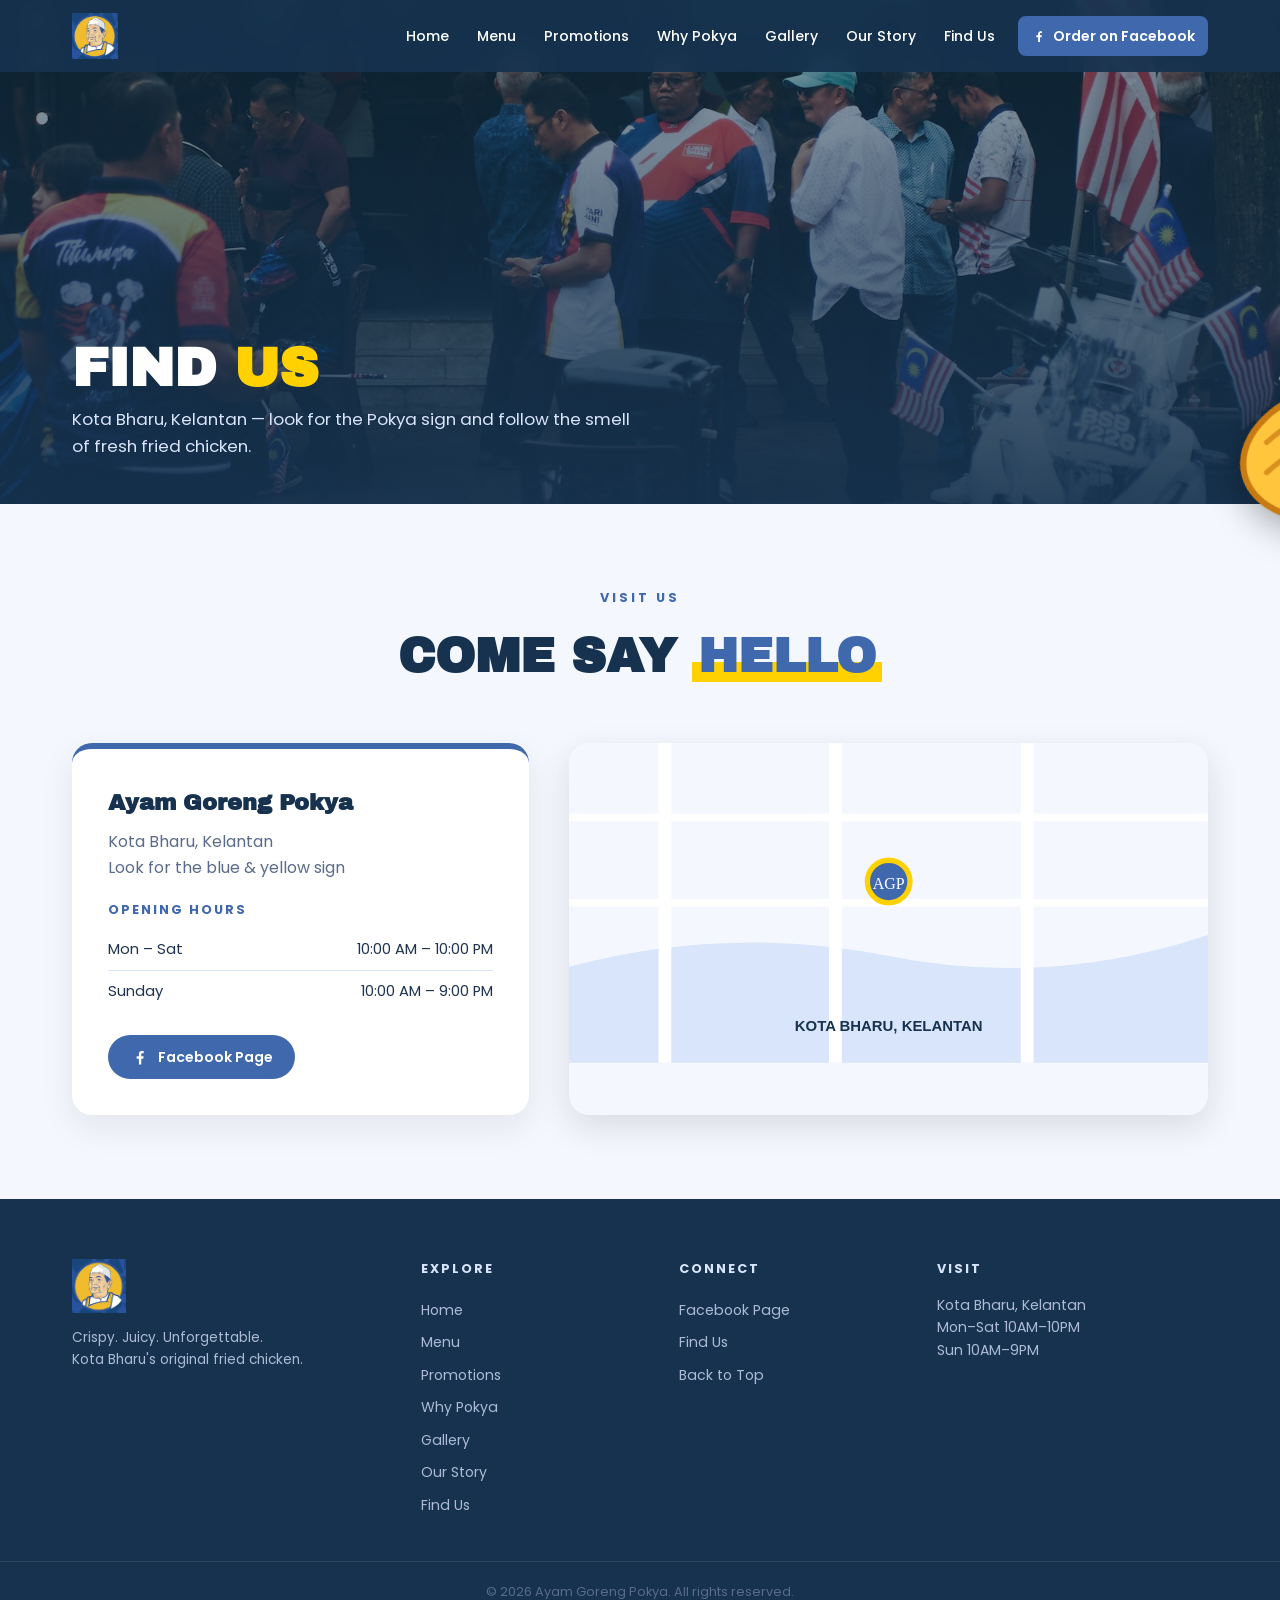
<file: find-us.html>
<!DOCTYPE html>
<html lang="en">
<head>
  <meta charset="UTF-8">
  <meta name="viewport" content="width=device-width, initial-scale=1.0">
  <title>Find Us — Ayam Goreng Pokya | Kota Bharu, Kelantan</title>
  <meta name="description" content="Visit Ayam Goreng Pokya in Kota Bharu, Kelantan. Opening hours, location map & contact via Facebook.">
  <link rel="icon" type="image/webp" href="images/logo.webp">
  <link rel="preconnect" href="https://fonts.googleapis.com">
  <link href="https://fonts.googleapis.com/css2?family=Archivo+Black&family=Poppins:wght@400;500;600;700;800&display=swap" rel="stylesheet">
  <link rel="stylesheet" href="styles.css">
</head>
<body>

  <header class="site-header" id="siteHeader">
    <div class="container nav-wrap">
      <a href="index.html" class="logo">
        <img src="images/logo.webp" alt="Ayam Goreng Pokya" class="logo-img">
      </a>
      <button class="nav-toggle" id="navToggle" aria-label="Toggle menu" aria-expanded="false">&#9776;</button>
      <nav class="nav-menu" id="navMenu">
        <a href="index.html">Home</a>
        <a href="menu.html">Menu</a>
        <a href="promotions.html">Promotions</a>
        <a href="why-pokya.html">Why Pokya</a>
        <a href="gallery.html">Gallery</a>
        <a href="story.html">Our Story</a>
        <a href="find-us.html">Find Us</a>
        <a href="https://www.facebook.com" target="_blank" rel="noopener" class="nav-fb">
          <svg viewBox="0 0 24 24" width="16" height="16" fill="currentColor"><path d="M13.5 21v-7h2.4l.4-3h-2.8V9.1c0-.9.3-1.5 1.6-1.5h1.3V4.9c-.3 0-1.1-.1-2.1-.1-2.1 0-3.6 1.3-3.6 3.7V11H8v3h2.7v7h2.8z"/></svg>
          Order on Facebook
        </a>
      </nav>
    </div>
  </header>

  <section class="page-hero">
    <img src="images/gallery/visit.jpg" alt="Visit Ayam Goreng Pokya" class="page-hero-img">
    <div class="page-hero-overlay"></div>
    <div class="container page-hero-content">
      <h1>Find <span class="hl">Us</span></h1>
      <p>Kota Bharu, Kelantan — look for the Pokya sign and follow the smell of fresh fried chicken.</p>
    </div>
  </section>

  <section class="section findus">
    <div class="container">
      <p class="section-kicker reveal">Visit Us</p>
      <h2 class="section-title reveal">Come Say <span class="hl">Hello</span></h2>
      <div class="findus-grid">
        <div class="findus-info reveal">
          <h3>Ayam Goreng Pokya</h3>
          <p>Kota Bharu, Kelantan<br>Look for the blue &amp; yellow sign</p>
          <h4>Opening Hours</h4>
          <ul class="hours">
            <li><span>Mon – Sat</span><span>10:00 AM – 10:00 PM</span></li>
            <li><span>Sunday</span><span>10:00 AM – 9:00 PM</span></li>
          </ul>
          <div class="social-links">
            <a href="https://www.facebook.com" target="_blank" rel="noopener" class="social-btn" aria-label="Facebook">
              <svg viewBox="0 0 24 24" width="20" height="20" fill="currentColor"><path d="M13.5 21v-7h2.4l.4-3h-2.8V9.1c0-.9.3-1.5 1.6-1.5h1.3V4.9c-.3 0-1.1-.1-2.1-.1-2.1 0-3.6 1.3-3.6 3.7V11H8v3h2.7v7h2.8z"/></svg>
              Facebook Page
            </a>
          </div>
        </div>
        <div class="findus-map reveal">
          <svg viewBox="0 0 600 300" width="100%" role="img" aria-label="Map placeholder — Kota Bharu">
            <rect width="600" height="300" fill="#F4F8FE"/>
            <path d="M0 210 Q150 170 300 200 T600 180 V300 H0 Z" fill="#D9E5FA"/>
            <path d="M90 0 V300 M250 0 V300 M430 0 V300" stroke="#fff" stroke-width="12"/>
            <path d="M0 70 H600 M0 150 H600" stroke="#fff" stroke-width="7"/>
            <circle cx="300" cy="130" r="20" fill="#4068AC" stroke="#FFD100" stroke-width="5"/>
            <text x="300" y="137" text-anchor="middle" font-family="Arial Black" font-size="15" fill="#fff">AGP</text>
            <text x="300" y="270" text-anchor="middle" font-family="Arial" font-size="14" font-weight="bold" fill="#16324F">KOTA BHARU, KELANTAN</text>
          </svg>
        </div>
      </div>
    </div>
  </section>

  <footer class="site-footer">
    <div class="container footer-grid">
      <div class="footer-brand">
        <a href="index.html" class="logo"><img src="images/logo.webp" alt="Ayam Goreng Pokya" class="logo-img footer-logo"></a>
        <p>Crispy. Juicy. Unforgettable.<br>Kota Bharu's original fried chicken.</p>
      </div>
      <div class="footer-col">
        <h5>Explore</h5>
        <a href="index.html">Home</a><a href="menu.html">Menu</a><a href="promotions.html">Promotions</a><a href="why-pokya.html">Why Pokya</a><a href="gallery.html">Gallery</a><a href="story.html">Our Story</a><a href="find-us.html">Find Us</a>
      </div>
      <div class="footer-col">
        <h5>Connect</h5>
        <a href="https://www.facebook.com" target="_blank" rel="noopener">Facebook Page</a>
        <a href="find-us.html">Find Us</a>
        <a href="index.html">Back to Top</a>
      </div>
      <div class="footer-col">
        <h5>Visit</h5>
        <p>Kota Bharu, Kelantan<br>Mon–Sat 10AM–10PM<br>Sun 10AM–9PM</p>
      </div>
    </div>
    <div class="footer-bottom">
      <p>&copy; 2026 Ayam Goreng Pokya. All rights reserved.</p>
    </div>
  </footer>

  <a href="https://www.facebook.com" target="_blank" rel="noopener" class="sticky-fb">
    <svg viewBox="0 0 24 24" width="18" height="18" fill="currentColor"><path d="M13.5 21v-7h2.4l.4-3h-2.8V9.1c0-.9.3-1.5 1.6-1.5h1.3V4.9c-.3 0-1.1-.1-2.1-.1-2.1 0-3.6 1.3-3.6 3.7V11H8v3h2.7v7h2.8z"/></svg>
    Order on Facebook
  </a>

  <script src="script.js"></script>
</body>
</html>
</file>
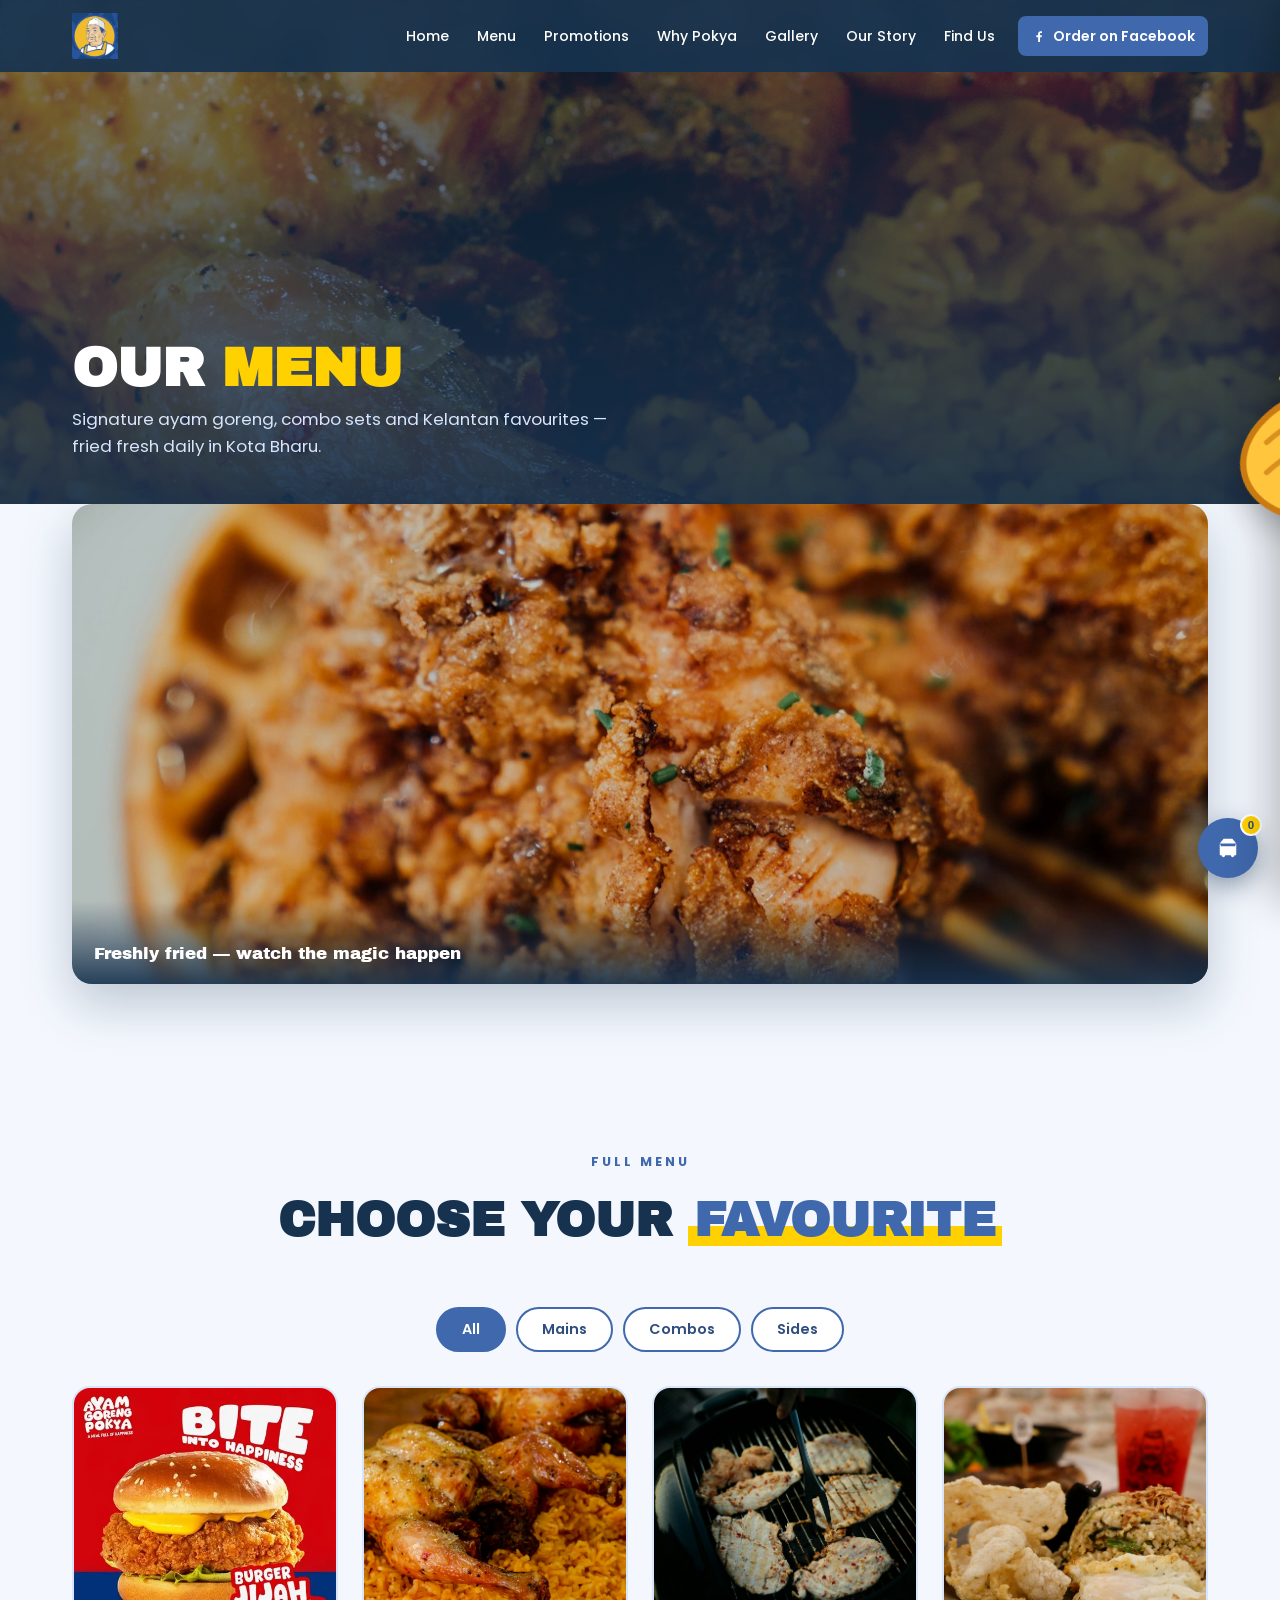
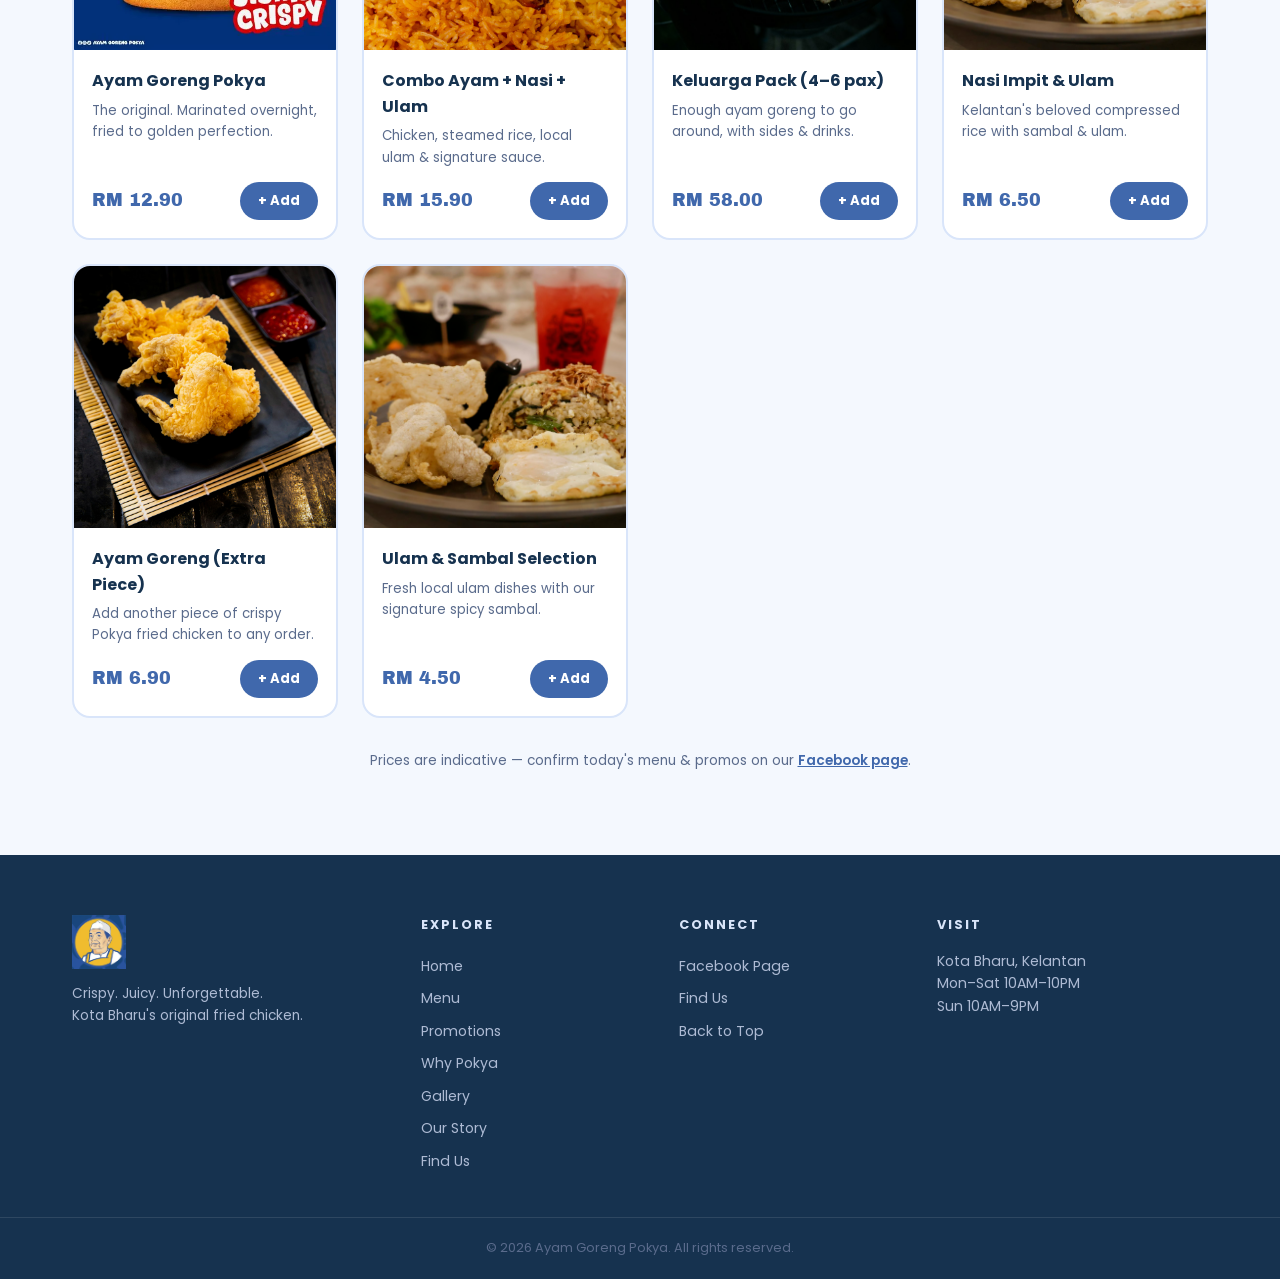
<file: menu.html>
<!DOCTYPE html>
<html lang="en">
<head>
  <meta charset="UTF-8">
  <meta name="viewport" content="width=device-width, initial-scale=1.0">
  <title>Menu — Ayam Goreng Pokya | Ayam Goreng Kota Bharu</title>
  <meta name="description" content="Full menu Ayam Goreng Pokya Kota Bharu — ayam goreng asli, combo sets, keluarga pack, nasi impit & ulam. Order via Facebook.">
  <link rel="icon" type="image/webp" href="images/logo.webp">
  <link rel="preconnect" href="https://fonts.googleapis.com">
  <link href="https://fonts.googleapis.com/css2?family=Archivo+Black&family=Poppins:wght@400;500;600;700;800&display=swap" rel="stylesheet">
  <link rel="stylesheet" href="styles.css">
</head>
<body>

  <header class="site-header" id="siteHeader">
    <div class="container nav-wrap">
      <a href="index.html" class="logo">
        <img src="images/logo.webp" alt="Ayam Goreng Pokya" class="logo-img">
      </a>
      <button class="nav-toggle" id="navToggle" aria-label="Toggle menu" aria-expanded="false">&#9776;</button>
      <nav class="nav-menu" id="navMenu">
        <a href="index.html">Home</a>
        <a href="menu.html">Menu</a>
        <a href="promotions.html">Promotions</a>
        <a href="why-pokya.html">Why Pokya</a>
        <a href="gallery.html">Gallery</a>
        <a href="story.html">Our Story</a>
        <a href="find-us.html">Find Us</a>
        <a href="https://www.facebook.com" target="_blank" rel="noopener" class="nav-fb">
          <svg viewBox="0 0 24 24" width="16" height="16" fill="currentColor"><path d="M13.5 21v-7h2.4l.4-3h-2.8V9.1c0-.9.3-1.5 1.6-1.5h1.3V4.9c-.3 0-1.1-.1-2.1-.1-2.1 0-3.6 1.3-3.6 3.7V11H8v3h2.7v7h2.8z"/></svg>
          Order on Facebook
        </a>
      </nav>
    </div>
  </header>

  <section class="page-hero">
    <img src="images/gallery/meal-set.jpg" alt="Ayam Goreng Pokya meal" class="page-hero-img">
    <div class="page-hero-overlay"></div>
    <div class="container page-hero-content">
      <h1>Our <span class="hl">Menu</span></h1>
      <p>Signature ayam goreng, combo sets and Kelantan favourites — fried fresh daily in Kota Bharu.</p>
    </div>
  </section>

  <!-- ===== Freshly Fried video ===== -->
  <section class="section" style="padding-top:0">
    <div class="container">
      <div class="video-wrap reveal">
        <video autoplay muted loop playsinline poster="images/banners/hero-poster.jpg">
          <source src="images/videos/pokya-promo.mp4" type="video/mp4">
        </video>
        <div class="video-caption">Freshly fried — watch the magic happen</div>
      </div>
    </div>
  </section>

  <section class="section products">
    <div class="container">
      <p class="section-kicker reveal">Full Menu</p>
      <h2 class="section-title reveal">Choose Your <span class="hl">Favourite</span></h2>
      <div class="cat-tabs reveal" id="catTabs">
        <button class="cat-tab active" data-cat="all">All</button>
        <button class="cat-tab" data-cat="mains">Mains</button>
        <button class="cat-tab" data-cat="combos">Combos</button>
        <button class="cat-tab" data-cat="sides">Sides</button>
      </div>
      <div class="product-grid" id="orderGrid">
        <article class="product-card reveal" data-cat="mains" data-id="ayam-goreng" data-name="Ayam Goreng Pokya" data-price="12.90" data-img="images/products/ayam-goreng-pokya.webp">
          <div class="product-img"><img src="images/products/ayam-goreng-pokya.webp" alt="Ayam Goreng Pokya" loading="lazy"></div>
          <div class="product-body">
            <h3>Ayam Goreng Pokya</h3>
            <p>The original. Marinated overnight, fried to golden perfection.</p>
            <div class="product-foot"><span class="price">RM 12.90</span><button class="btn btn-small btn-red add-btn">+ Add</button></div>
          </div>
        </article>
        <article class="product-card reveal" data-cat="combos" data-id="combo" data-name="Combo Ayam + Nasi + Ulam" data-price="15.90" data-img="images/products/combo-set.jpg">
          <div class="product-img"><img src="images/products/combo-set.jpg" alt="Combo Ayam + Nasi + Ulam" loading="lazy"></div>
          <div class="product-body">
            <h3>Combo Ayam + Nasi + Ulam</h3>
            <p>Chicken, steamed rice, local ulam & signature sauce.</p>
            <div class="product-foot"><span class="price">RM 15.90</span><button class="btn btn-small btn-red add-btn">+ Add</button></div>
          </div>
        </article>
        <article class="product-card reveal" data-cat="combos" data-id="keluarga" data-name="Keluarga Pack (4–6 pax)" data-price="58.00" data-img="images/products/keluarga-pack.jpg">
          <div class="product-img"><img src="images/products/keluarga-pack.jpg" alt="Keluarga Pack" loading="lazy"></div>
          <div class="product-body">
            <h3>Keluarga Pack (4–6 pax)</h3>
            <p>Enough ayam goreng to go around, with sides & drinks.</p>
            <div class="product-foot"><span class="price">RM 58.00</span><button class="btn btn-small btn-red add-btn">+ Add</button></div>
          </div>
        </article>
        <article class="product-card reveal" data-cat="sides" data-id="nasi-impit" data-name="Nasi Impit & Ulam" data-price="6.50" data-img="images/products/nasi-impit.jpg">
          <div class="product-img"><img src="images/products/nasi-impit.jpg" alt="Nasi Impit & Ulam" loading="lazy"></div>
          <div class="product-body">
            <h3>Nasi Impit &amp; Ulam</h3>
            <p>Kelantan's beloved compressed rice with sambal & ulam.</p>
            <div class="product-foot"><span class="price">RM 6.50</span><button class="btn btn-small btn-red add-btn">+ Add</button></div>
          </div>
        </article>
        <article class="product-card reveal" data-cat="mains" data-id="extra-piece" data-name="Ayam Goreng (Extra Piece)" data-price="6.90" data-img="images/products/ayam-goreng.jpg">
          <div class="product-img"><img src="images/products/ayam-goreng.jpg" alt="Ayam Goreng Pieces" loading="lazy"></div>
          <div class="product-body">
            <h3>Ayam Goreng (Extra Piece)</h3>
            <p>Add another piece of crispy Pokya fried chicken to any order.</p>
            <div class="product-foot"><span class="price">RM 6.90</span><button class="btn btn-small btn-red add-btn">+ Add</button></div>
          </div>
        </article>
        <article class="product-card reveal" data-cat="sides" data-id="ulam" data-name="Ulam & Sambal Selection" data-price="4.50" data-img="images/gallery/sides.jpg">
          <div class="product-img"><img src="images/gallery/sides.jpg" alt="Local sides" loading="lazy"></div>
          <div class="product-body">
            <h3>Ulam &amp; Sambal Selection</h3>
            <p>Fresh local ulam dishes with our signature spicy sambal.</p>
            <div class="product-foot"><span class="price">RM 4.50</span><button class="btn btn-small btn-red add-btn">+ Add</button></div>
          </div>
        </article>
      </div>
      <p class="menu-note">Prices are indicative — confirm today's menu & promos on our <a href="https://www.facebook.com" target="_blank" rel="noopener">Facebook page</a>.</p>
    </div>
  </section>

  <!-- ===== Cart FAB ===== -->
  <button class="cart-fab" id="cartFab" aria-label="Open cart">
    <svg viewBox="0 0 24 24" width="22" height="22" fill="currentColor"><path d="M7 18a2 2 0 1 0 0 4 2 2 0 0 0 0-4zm10 0a2 2 0 1 0 0 4 2 2 0 0 0 0-4zM7.2 2 3 7v12a1 1 0 0 0 1 1h16a1 1 0 0 0 1-1V7l-4.2-5H7.2zM3 7h18l-1.5 3h-15L3 7z"/></svg>
    <span class="cart-count" id="cartCount">0</span>
  </button>

  <!-- ===== Cart drawer ===== -->
  <div class="cart-overlay" id="cartOverlay"></div>
  <aside class="cart-drawer" id="cartDrawer" aria-hidden="true">
    <div class="cart-head">
      <h3>Your Order</h3>
      <button class="cart-close" id="cartClose" aria-label="Close cart">&times;</button>
    </div>
    <div class="cart-items" id="cartItems"></div>
    <div class="cart-foot">
      <div class="cart-total-row"><span>Total</span><strong id="cartTotal">RM 0.00</strong></div>
      <button class="btn btn-gold btn-block" id="checkoutBtn">Checkout</button>
      <button class="btn btn-outline-dark btn-block" id="clearCart" style="margin-top:8px">Clear Cart</button>
    </div>
  </aside>

  <!-- ===== Checkout modal ===== -->
  <div class="modal-overlay" id="checkoutModal" aria-hidden="true">
    <div class="modal">
      <button class="modal-close" id="modalClose" aria-label="Close">&times;</button>
      <h3>Confirm Your Order</h3>
      <div class="order-summary" id="orderSummary"></div>
      <label class="field-label">Name</label>
      <input type="text" id="custName" placeholder="Your name" class="field-input">
      <label class="field-label">Notes (optional)</label>
      <textarea id="orderNotes" rows="2" placeholder="e.g. less spicy, no cutlery" class="field-input"></textarea>
      <div class="modal-actions">
        <button class="btn btn-red" id="sendOrder">Send Order via Facebook</button>
        <button class="btn btn-outline-dark" id="copyOrder">Copy Order Text</button>
      </div>
      <p class="modal-hint">Your order details will be copied — paste them into our <a href="https://www.facebook.com" target="_blank" rel="noopener">Facebook page</a> to confirm.</p>
    </div>
  </div>

  <footer class="site-footer">
    <div class="container footer-grid">
      <div class="footer-brand">
        <a href="index.html" class="logo"><img src="images/logo.webp" alt="Ayam Goreng Pokya" class="logo-img footer-logo"></a>
        <p>Crispy. Juicy. Unforgettable.<br>Kota Bharu's original fried chicken.</p>
      </div>
      <div class="footer-col">
        <h5>Explore</h5>
        <a href="index.html">Home</a><a href="menu.html">Menu</a><a href="promotions.html">Promotions</a><a href="why-pokya.html">Why Pokya</a><a href="gallery.html">Gallery</a><a href="story.html">Our Story</a><a href="find-us.html">Find Us</a>
      </div>
      <div class="footer-col">
        <h5>Connect</h5>
        <a href="https://www.facebook.com" target="_blank" rel="noopener">Facebook Page</a>
        <a href="find-us.html">Find Us</a>
        <a href="index.html">Back to Top</a>
      </div>
      <div class="footer-col">
        <h5>Visit</h5>
        <p>Kota Bharu, Kelantan<br>Mon–Sat 10AM–10PM<br>Sun 10AM–9PM</p>
      </div>
    </div>
    <div class="footer-bottom">
      <p>&copy; 2026 Ayam Goreng Pokya. All rights reserved.</p>
    </div>
  </footer>

  <a href="https://www.facebook.com" target="_blank" rel="noopener" class="sticky-fb">
    <svg viewBox="0 0 24 24" width="18" height="18" fill="currentColor"><path d="M13.5 21v-7h2.4l.4-3h-2.8V9.1c0-.9.3-1.5 1.6-1.5h1.3V4.9c-.3 0-1.1-.1-2.1-.1-2.1 0-3.6 1.3-3.6 3.7V11H8v3h2.7v7h2.8z"/></svg>
    Order on Facebook
  </a>

  <script src="script.js"></script>
</body>
</html>
</file>
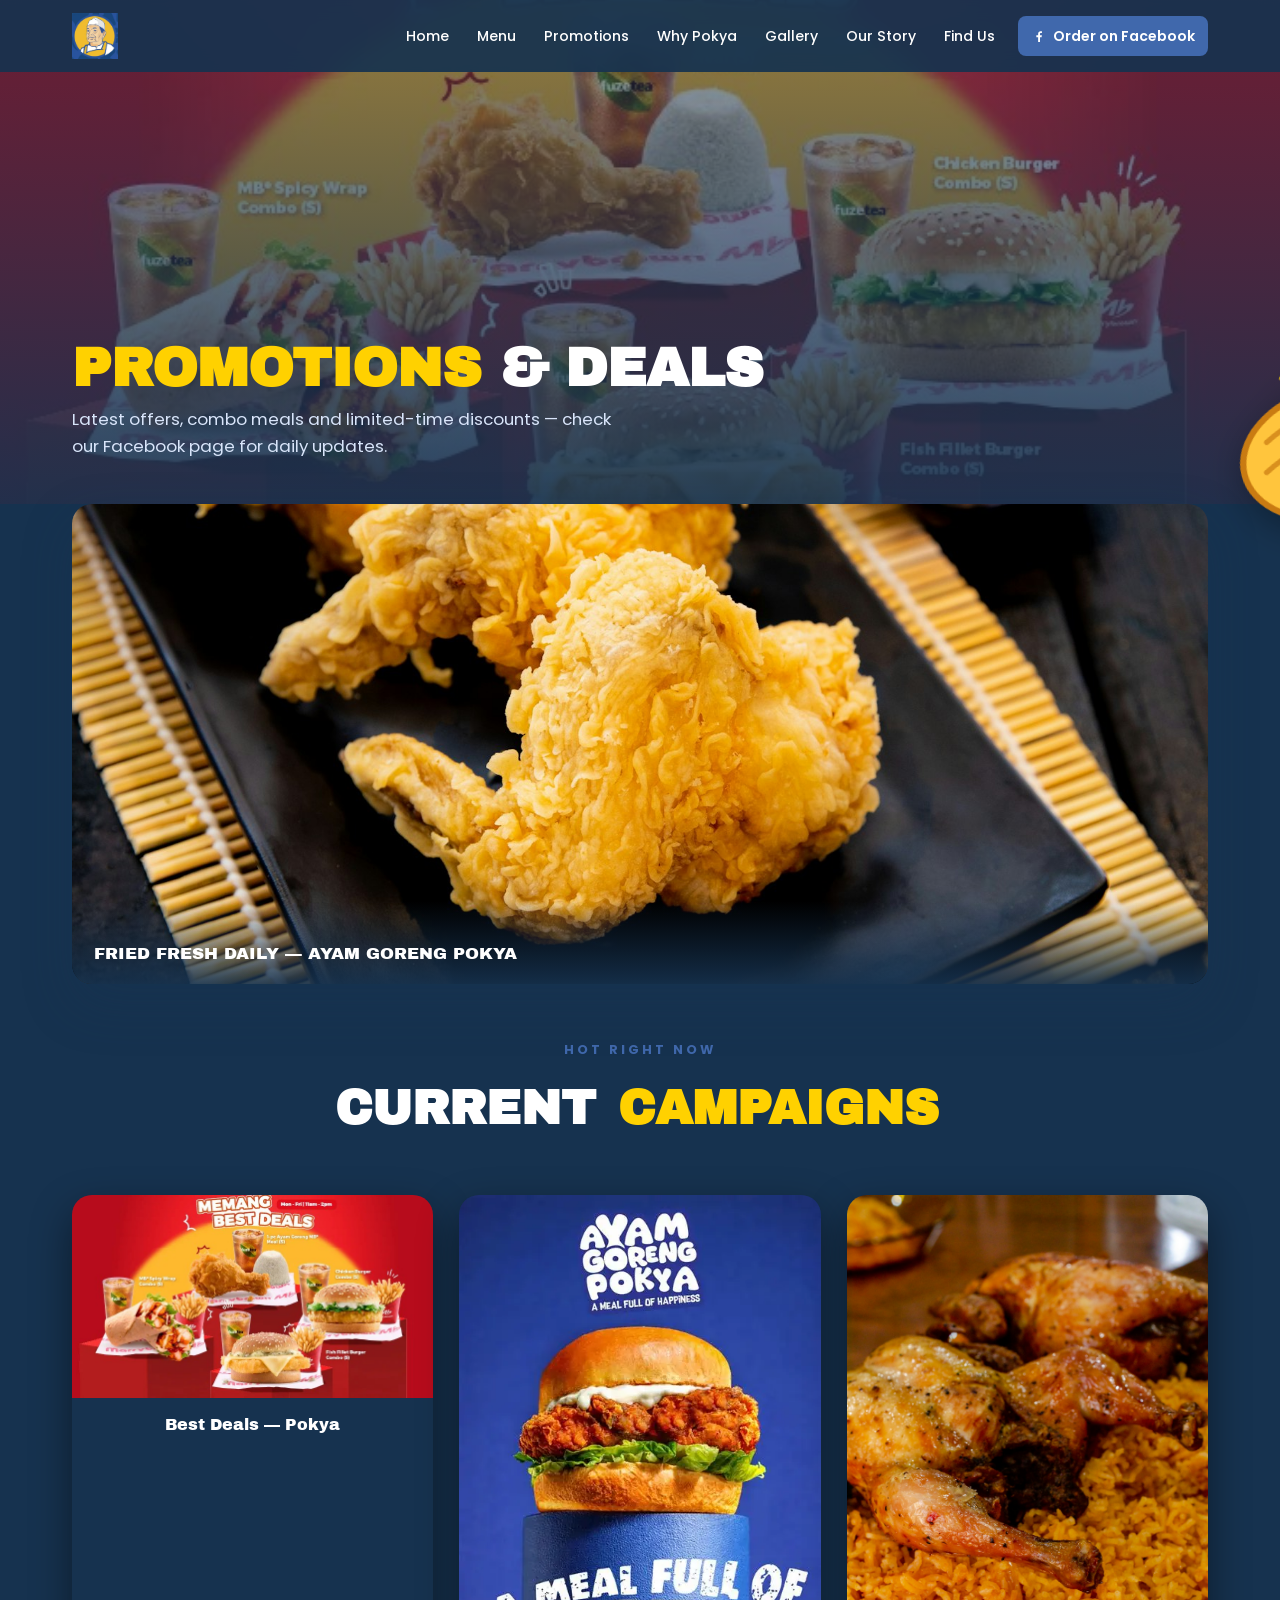
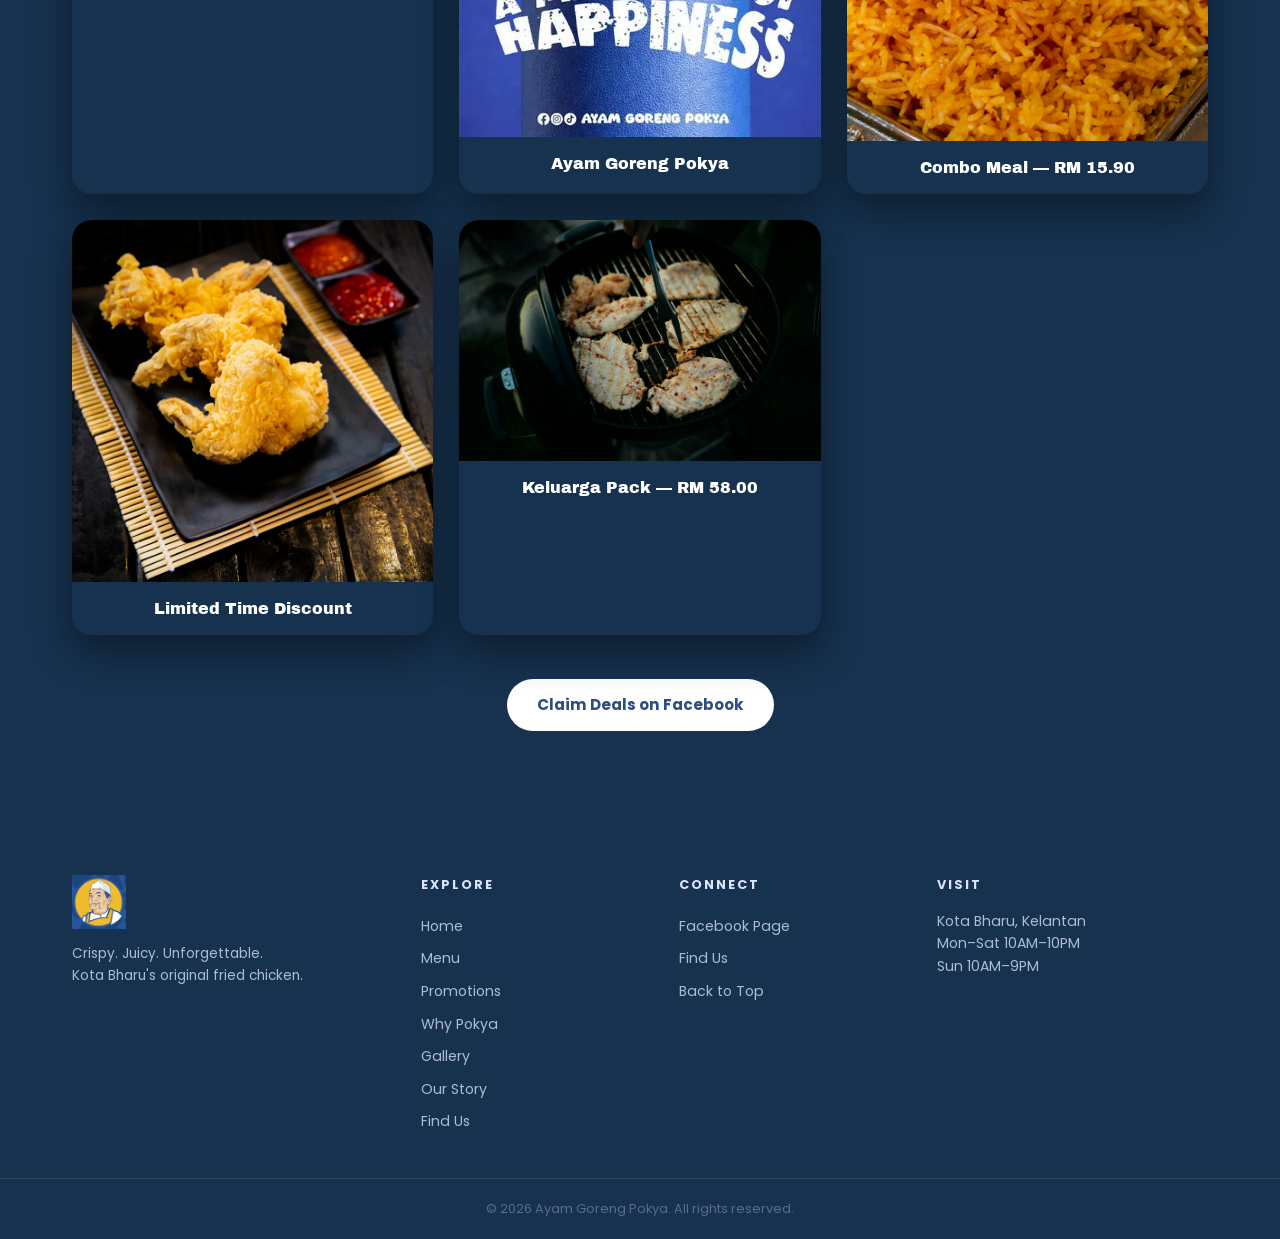
<file: promotions.html>
<!DOCTYPE html>
<html lang="en">
<head>
  <meta charset="UTF-8">
  <meta name="viewport" content="width=device-width, initial-scale=1.0">
  <title>Promotions — Ayam Goreng Pokya | Deals Kota Bharu</title>
  <meta name="description" content="Latest promotions & deals from Ayam Goreng Pokya Kota Bharu — combo meals, keluarga pack, limited-time discounts.">
  <link rel="icon" type="image/webp" href="images/logo.webp">
  <link rel="preconnect" href="https://fonts.googleapis.com">
  <link href="https://fonts.googleapis.com/css2?family=Archivo+Black&family=Poppins:wght@400;500;600;700;800&display=swap" rel="stylesheet">
  <link rel="stylesheet" href="styles.css">
</head>
<body>

  <header class="site-header" id="siteHeader">
    <div class="container nav-wrap">
      <a href="index.html" class="logo">
        <img src="images/logo.webp" alt="Ayam Goreng Pokya" class="logo-img">
      </a>
      <button class="nav-toggle" id="navToggle" aria-label="Toggle menu" aria-expanded="false">&#9776;</button>
      <nav class="nav-menu" id="navMenu">
        <a href="index.html">Home</a>
        <a href="menu.html">Menu</a>
        <a href="promotions.html">Promotions</a>
        <a href="why-pokya.html">Why Pokya</a>
        <a href="gallery.html">Gallery</a>
        <a href="story.html">Our Story</a>
        <a href="find-us.html">Find Us</a>
        <a href="https://www.facebook.com" target="_blank" rel="noopener" class="nav-fb">
          <svg viewBox="0 0 24 24" width="16" height="16" fill="currentColor"><path d="M13.5 21v-7h2.4l.4-3h-2.8V9.1c0-.9.3-1.5 1.6-1.5h1.3V4.9c-.3 0-1.1-.1-2.1-.1-2.1 0-3.6 1.3-3.6 3.7V11H8v3h2.7v7h2.8z"/></svg>
          Order on Facebook
        </a>
      </nav>
    </div>
  </header>

  <section class="page-hero">
    <img src="images/promotions/promo-deals.jpg" alt="Pokya promotions" class="page-hero-img">
    <div class="page-hero-overlay"></div>
    <div class="container page-hero-content">
      <h1><span class="hl">Promotions</span> &amp; Deals</h1>
      <p>Latest offers, combo meals and limited-time discounts — check our Facebook page for daily updates.</p>
    </div>
  </section>

  <section class="section promos" style="padding-top:0">
    <div class="container">
      <div class="video-wrap reveal" style="margin-bottom:56px">
        <video autoplay muted loop playsinline poster="images/promotions/promo-lto.jpg">
          <source src="images/videos/pokya-frying.mp4" type="video/mp4">
        </video>
        <div class="video-caption">FRIED FRESH DAILY — AYAM GORENG POKYA</div>
      </div>
      <p class="section-kicker reveal">Hot Right Now</p>
      <h2 class="section-title reveal">Current <span class="hl">Campaigns</span></h2>
      <div class="promo-grid">
        <figure class="promo-slide reveal"><img src="images/promotions/promo-deals.jpg" alt="Pokya best deals promotion"><figcaption>Best Deals — Pokya</figcaption></figure>
        <figure class="promo-slide reveal"><img src="images/promotions/promo-pokya.webp" alt="Ayam Goreng Pokya promotion"><figcaption>Ayam Goreng Pokya</figcaption></figure>
        <figure class="promo-slide reveal"><img src="images/promotions/promo-combo.jpg" alt="Combo meal promo RM15.90"><figcaption>Combo Meal — RM 15.90</figcaption></figure>
        <figure class="promo-slide reveal"><img src="images/promotions/promo-lto.jpg" alt="Limited time 20% discount"><figcaption>Limited Time Discount</figcaption></figure>
        <figure class="promo-slide reveal"><img src="images/promotions/promo-family.jpg" alt="Keluarga Pack promo RM58"><figcaption>Keluarga Pack — RM 58.00</figcaption></figure>
      </div>
      <div style="text-align:center;margin-top:44px" class="reveal">
        <a href="https://www.facebook.com" target="_blank" rel="noopener" class="btn btn-gold">Claim Deals on Facebook</a>
      </div>
    </div>
  </section>

  <footer class="site-footer">
    <div class="container footer-grid">
      <div class="footer-brand">
        <a href="index.html" class="logo"><img src="images/logo.webp" alt="Ayam Goreng Pokya" class="logo-img footer-logo"></a>
        <p>Crispy. Juicy. Unforgettable.<br>Kota Bharu's original fried chicken.</p>
      </div>
      <div class="footer-col">
        <h5>Explore</h5>
        <a href="index.html">Home</a><a href="menu.html">Menu</a><a href="promotions.html">Promotions</a><a href="why-pokya.html">Why Pokya</a><a href="gallery.html">Gallery</a><a href="story.html">Our Story</a><a href="find-us.html">Find Us</a>
      </div>
      <div class="footer-col">
        <h5>Connect</h5>
        <a href="https://www.facebook.com" target="_blank" rel="noopener">Facebook Page</a>
        <a href="find-us.html">Find Us</a>
        <a href="index.html">Back to Top</a>
      </div>
      <div class="footer-col">
        <h5>Visit</h5>
        <p>Kota Bharu, Kelantan<br>Mon–Sat 10AM–10PM<br>Sun 10AM–9PM</p>
      </div>
    </div>
    <div class="footer-bottom">
      <p>&copy; 2026 Ayam Goreng Pokya. All rights reserved.</p>
    </div>
  </footer>

  <a href="https://www.facebook.com" target="_blank" rel="noopener" class="sticky-fb">
    <svg viewBox="0 0 24 24" width="18" height="18" fill="currentColor"><path d="M13.5 21v-7h2.4l.4-3h-2.8V9.1c0-.9.3-1.5 1.6-1.5h1.3V4.9c-.3 0-1.1-.1-2.1-.1-2.1 0-3.6 1.3-3.6 3.7V11H8v3h2.7v7h2.8z"/></svg>
    Order on Facebook
  </a>

  <script src="script.js"></script>
</body>
</html>
</file>
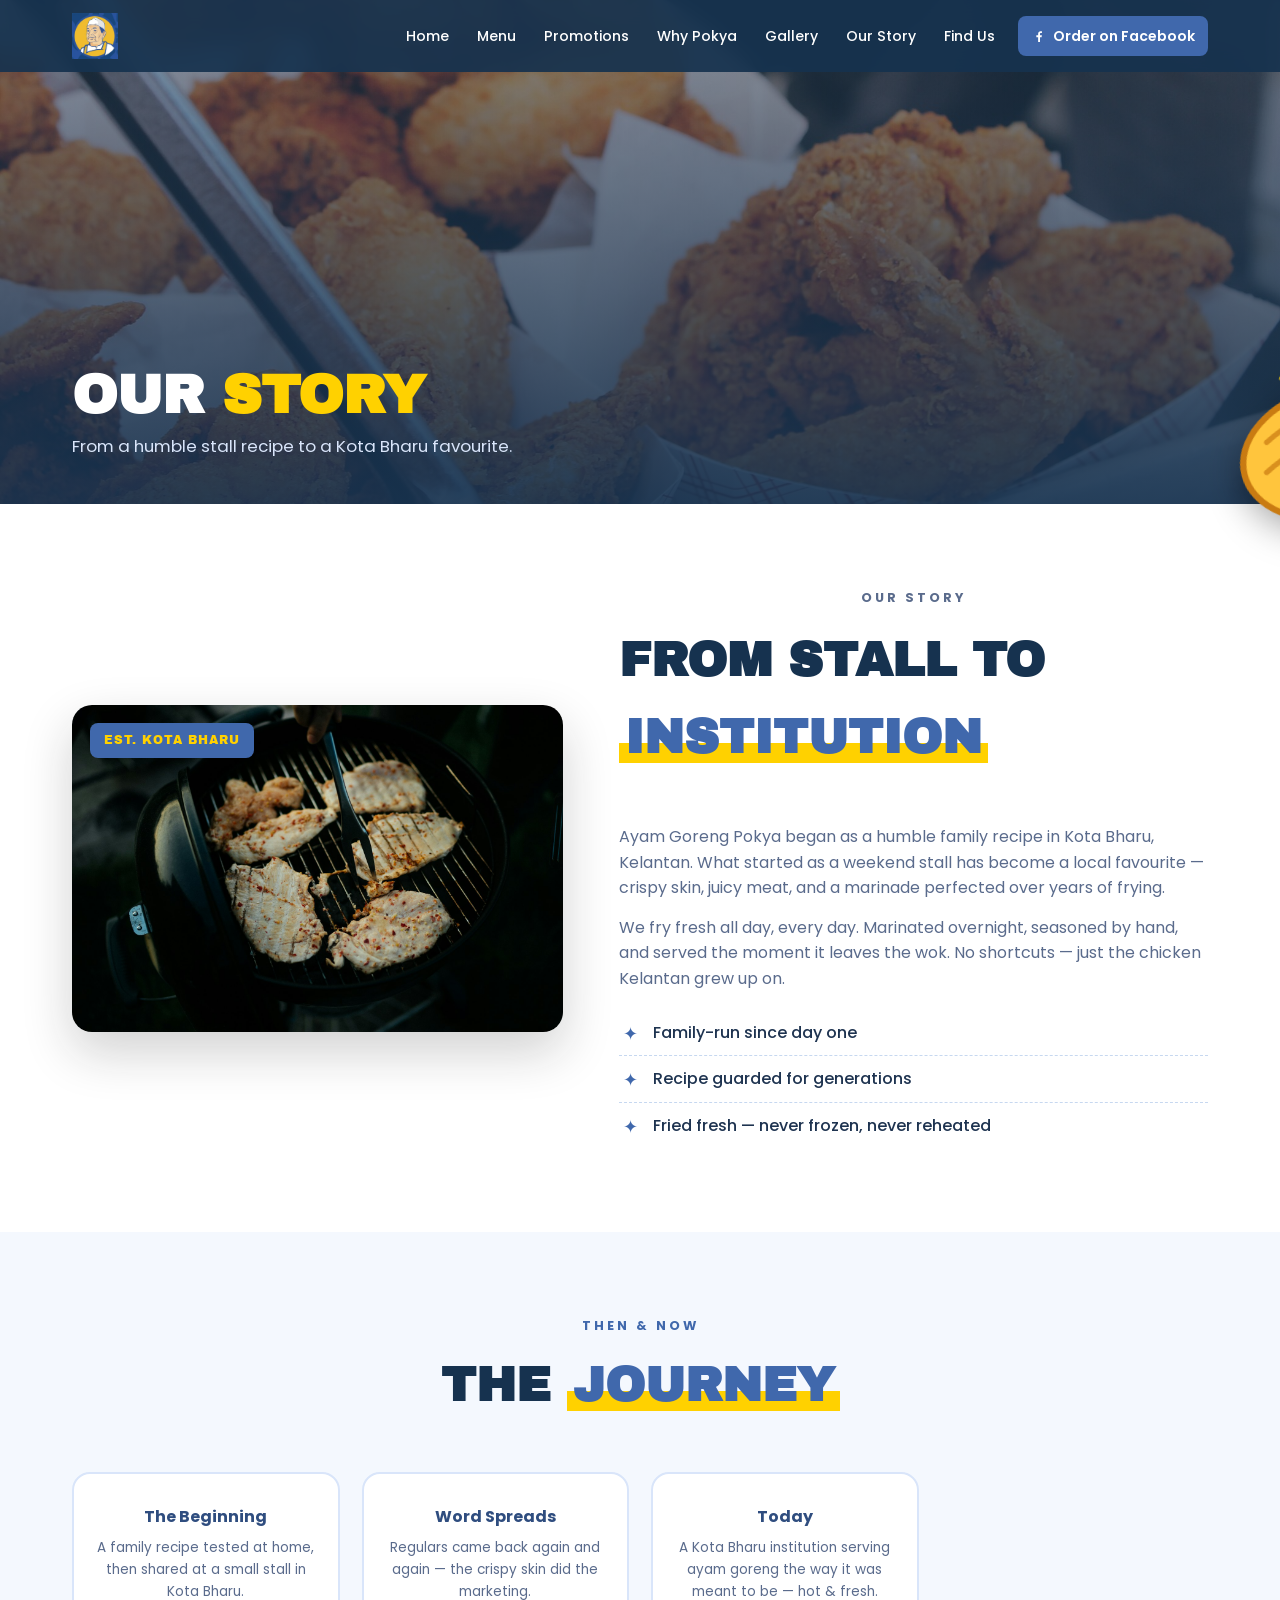
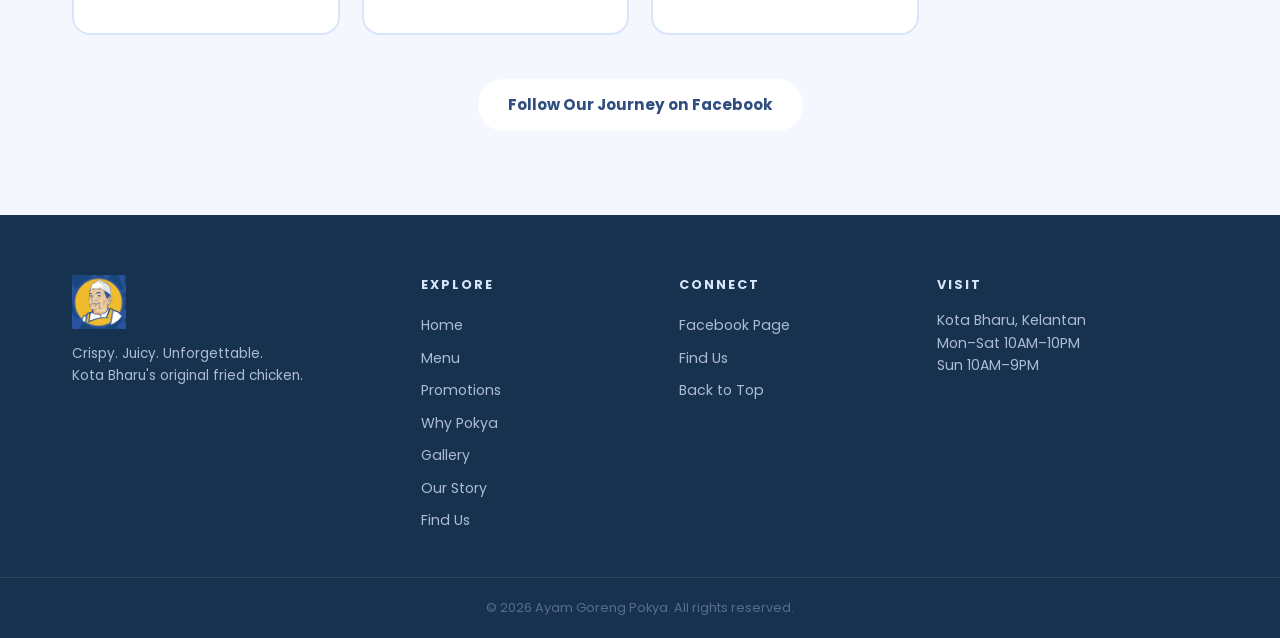
<file: story.html>
<!DOCTYPE html>
<html lang="en">
<head>
  <meta charset="UTF-8">
  <meta name="viewport" content="width=device-width, initial-scale=1.0">
  <title>Our Story — Ayam Goreng Pokya | Kota Bharu Fried Chicken</title>
  <meta name="description" content="The story of Ayam Goreng Pokya — a family-run fried chicken brand born in Kota Bharu, Kelantan.">
  <link rel="icon" type="image/webp" href="images/logo.webp">
  <link rel="preconnect" href="https://fonts.googleapis.com">
  <link href="https://fonts.googleapis.com/css2?family=Archivo+Black&family=Poppins:wght@400;500;600;700;800&display=swap" rel="stylesheet">
  <link rel="stylesheet" href="styles.css">
</head>
<body>

  <header class="site-header" id="siteHeader">
    <div class="container nav-wrap">
      <a href="index.html" class="logo">
        <img src="images/logo.webp" alt="Ayam Goreng Pokya" class="logo-img">
      </a>
      <button class="nav-toggle" id="navToggle" aria-label="Toggle menu" aria-expanded="false">&#9776;</button>
      <nav class="nav-menu" id="navMenu">
        <a href="index.html">Home</a>
        <a href="menu.html">Menu</a>
        <a href="promotions.html">Promotions</a>
        <a href="why-pokya.html">Why Pokya</a>
        <a href="gallery.html">Gallery</a>
        <a href="story.html">Our Story</a>
        <a href="find-us.html">Find Us</a>
        <a href="https://www.facebook.com" target="_blank" rel="noopener" class="nav-fb">
          <svg viewBox="0 0 24 24" width="16" height="16" fill="currentColor"><path d="M13.5 21v-7h2.4l.4-3h-2.8V9.1c0-.9.3-1.5 1.6-1.5h1.3V4.9c-.3 0-1.1-.1-2.1-.1-2.1 0-3.6 1.3-3.6 3.7V11H8v3h2.7v7h2.8z"/></svg>
          Order on Facebook
        </a>
      </nav>
    </div>
  </header>

  <section class="page-hero">
    <img src="images/gallery/wings-tray.jpg" alt="Fried chicken trays" class="page-hero-img">
    <div class="page-hero-overlay"></div>
    <div class="container page-hero-content">
      <h1>Our <span class="hl">Story</span></h1>
      <p>From a humble stall recipe to a Kota Bharu favourite.</p>
    </div>
  </section>

  <section class="section story">
    <div class="container story-wrap">
      <div class="story-img reveal">
        <img src="images/story/kitchen.jpg" alt="Ayam Goreng Pokya kitchen" loading="lazy">
        <div class="story-badge">EST. KOTA BHARU</div>
      </div>
      <div class="story-text reveal">
        <p class="section-kicker">Our Story</p>
        <h2 class="section-title left">From Stall to <span class="hl">Institution</span></h2>
        <p>Ayam Goreng Pokya began as a humble family recipe in Kota Bharu, Kelantan. What started as a weekend stall has become a local favourite — crispy skin, juicy meat, and a marinade perfected over years of frying.</p>
        <p>We fry fresh all day, every day. Marinated overnight, seasoned by hand, and served the moment it leaves the wok. No shortcuts — just the chicken Kelantan grew up on.</p>
        <ul class="story-points">
          <li>Family-run since day one</li>
          <li>Recipe guarded for generations</li>
          <li>Fried fresh — never frozen, never reheated</li>
        </ul>
      </div>
    </div>
  </section>

  <section class="section" style="background:var(--tint)">
    <div class="container">
      <p class="section-kicker reveal">Then &amp; Now</p>
      <h2 class="section-title reveal">The <span class="hl">Journey</span></h2>
      <div class="why-grid">
        <div class="why-card reveal" style="background:#fff;border-color:var(--blue-light)">
          <h3 style="color:var(--blue-dark)">The Beginning</h3>
          <p style="color:var(--muted)">A family recipe tested at home, then shared at a small stall in Kota Bharu.</p>
        </div>
        <div class="why-card reveal" style="background:#fff;border-color:var(--blue-light)">
          <h3 style="color:var(--blue-dark)">Word Spreads</h3>
          <p style="color:var(--muted)">Regulars came back again and again — the crispy skin did the marketing.</p>
        </div>
        <div class="why-card reveal" style="background:#fff;border-color:var(--blue-light)">
          <h3 style="color:var(--blue-dark)">Today</h3>
          <p style="color:var(--muted)">A Kota Bharu institution serving ayam goreng the way it was meant to be — hot &amp; fresh.</p>
        </div>
      </div>
      <div style="text-align:center;margin-top:44px" class="reveal">
        <a href="https://www.facebook.com" target="_blank" rel="noopener" class="btn btn-gold">Follow Our Journey on Facebook</a>
      </div>
    </div>
  </section>

  <footer class="site-footer">
    <div class="container footer-grid">
      <div class="footer-brand">
        <a href="index.html" class="logo"><img src="images/logo.webp" alt="Ayam Goreng Pokya" class="logo-img footer-logo"></a>
        <p>Crispy. Juicy. Unforgettable.<br>Kota Bharu's original fried chicken.</p>
      </div>
      <div class="footer-col">
        <h5>Explore</h5>
        <a href="index.html">Home</a><a href="menu.html">Menu</a><a href="promotions.html">Promotions</a><a href="why-pokya.html">Why Pokya</a><a href="gallery.html">Gallery</a><a href="story.html">Our Story</a><a href="find-us.html">Find Us</a>
      </div>
      <div class="footer-col">
        <h5>Connect</h5>
        <a href="https://www.facebook.com" target="_blank" rel="noopener">Facebook Page</a>
        <a href="find-us.html">Find Us</a>
        <a href="index.html">Back to Top</a>
      </div>
      <div class="footer-col">
        <h5>Visit</h5>
        <p>Kota Bharu, Kelantan<br>Mon–Sat 10AM–10PM<br>Sun 10AM–9PM</p>
      </div>
    </div>
    <div class="footer-bottom">
      <p>&copy; 2026 Ayam Goreng Pokya. All rights reserved.</p>
    </div>
  </footer>

  <a href="https://www.facebook.com" target="_blank" rel="noopener" class="sticky-fb">
    <svg viewBox="0 0 24 24" width="18" height="18" fill="currentColor"><path d="M13.5 21v-7h2.4l.4-3h-2.8V9.1c0-.9.3-1.5 1.6-1.5h1.3V4.9c-.3 0-1.1-.1-2.1-.1-2.1 0-3.6 1.3-3.6 3.7V11H8v3h2.7v7h2.8z"/></svg>
    Order on Facebook
  </a>

  <script src="script.js"></script>
</body>
</html>
</file>
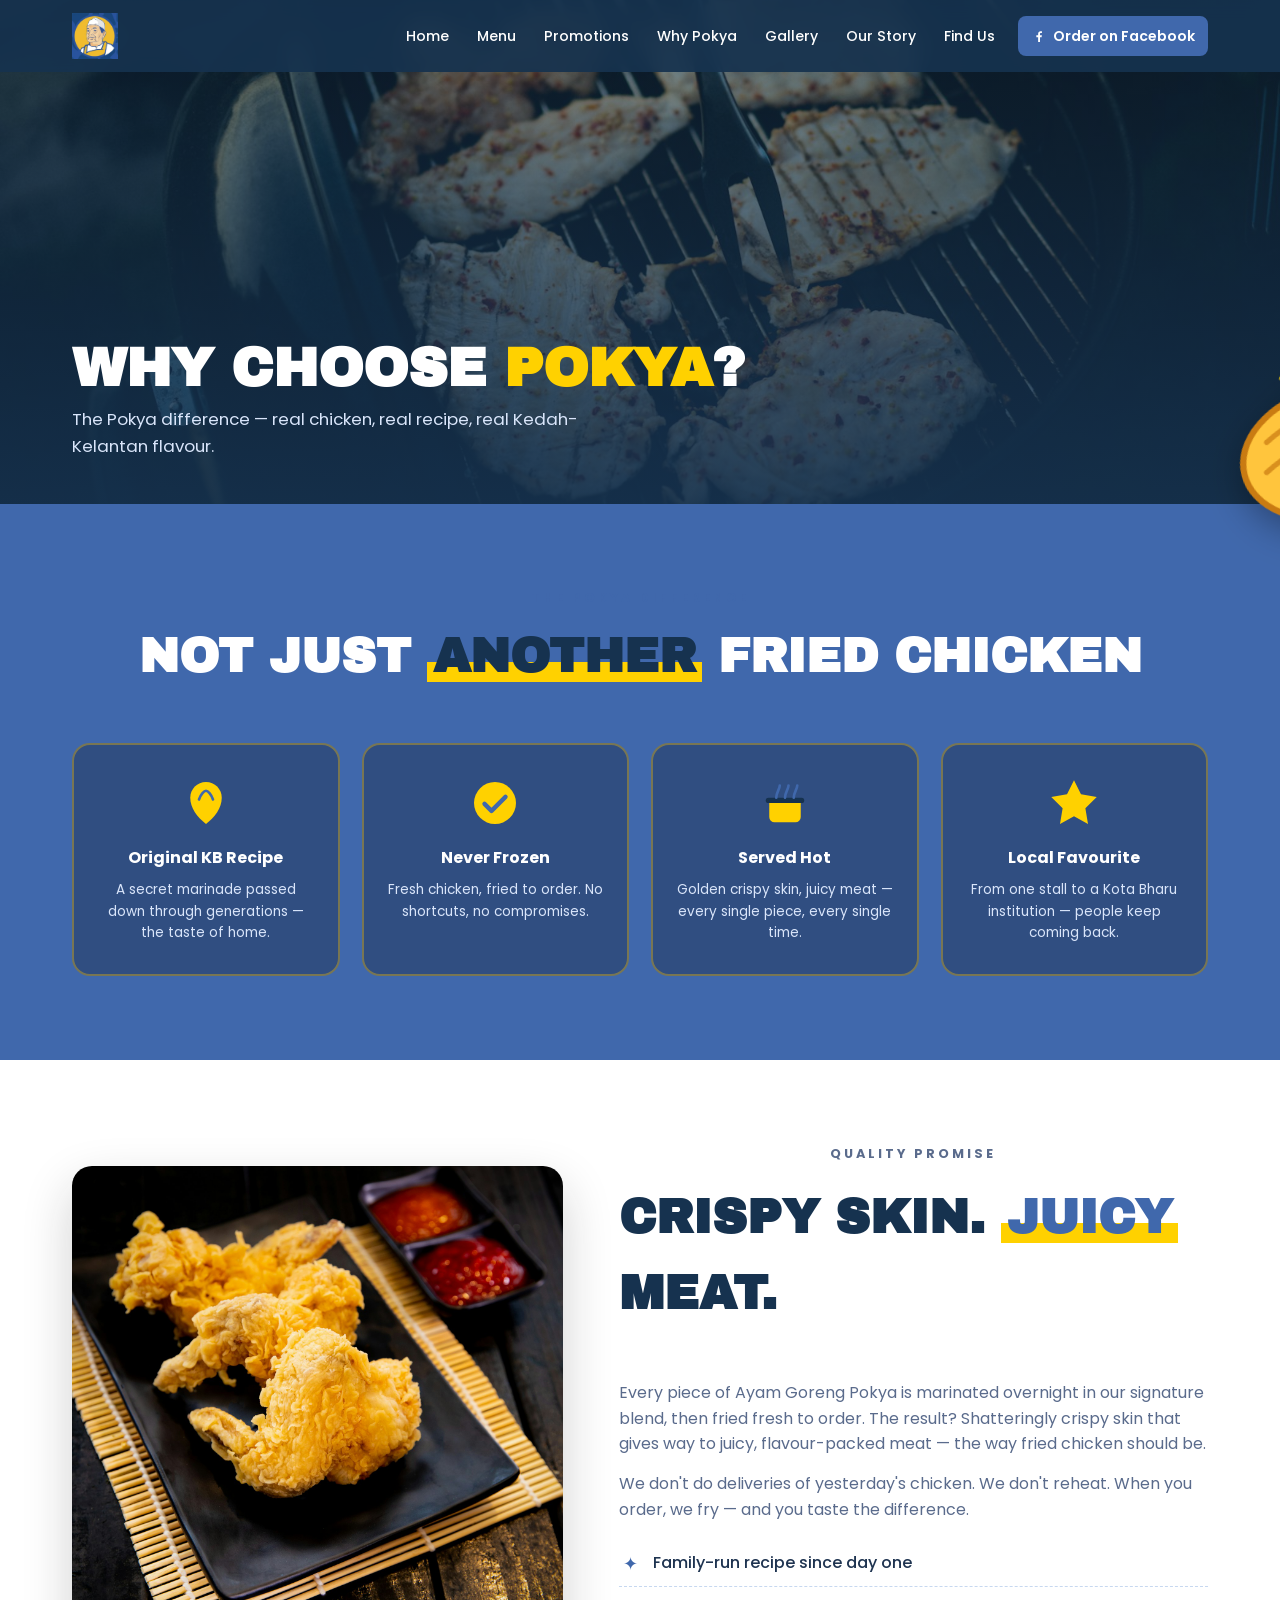
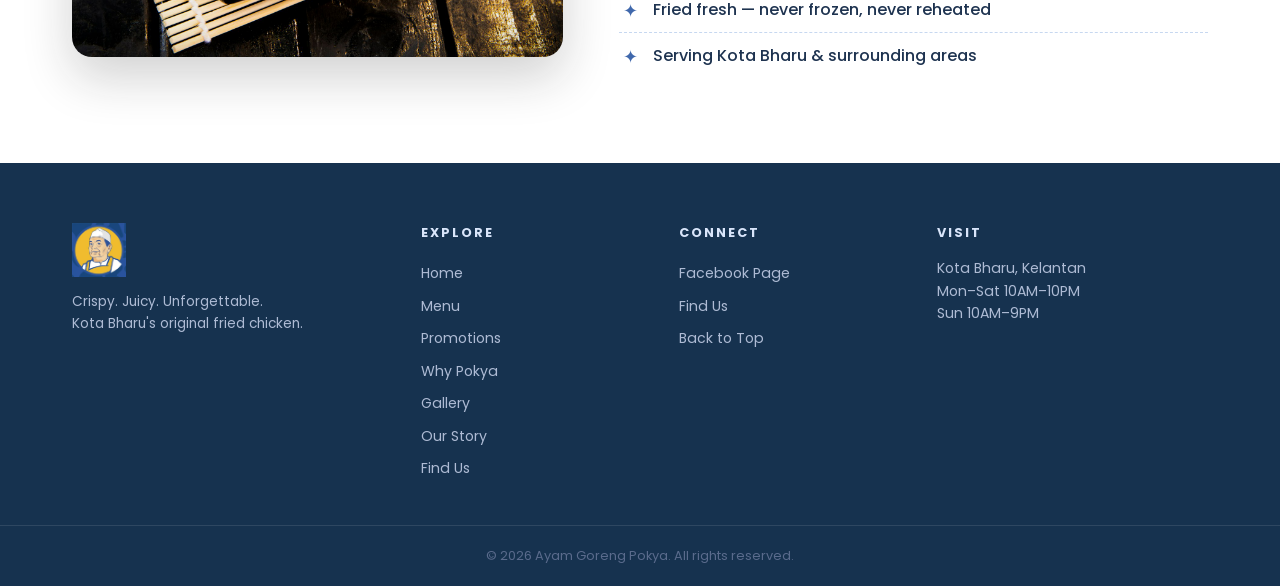
<file: why-pokya.html>
<!DOCTYPE html>
<html lang="en">
<head>
  <meta charset="UTF-8">
  <meta name="viewport" content="width=device-width, initial-scale=1.0">
  <title>Why Pokya — Ayam Goreng Pokya | The Pokya Difference</title>
  <meta name="description" content="Why choose Ayam Goreng Pokya? Original Kota Bharu recipe, never frozen, served hot, local favourite.">
  <link rel="icon" type="image/webp" href="images/logo.webp">
  <link rel="preconnect" href="https://fonts.googleapis.com">
  <link href="https://fonts.googleapis.com/css2?family=Archivo+Black&family=Poppins:wght@400;500;600;700;800&display=swap" rel="stylesheet">
  <link rel="stylesheet" href="styles.css">
</head>
<body>

  <header class="site-header" id="siteHeader">
    <div class="container nav-wrap">
      <a href="index.html" class="logo">
        <img src="images/logo.webp" alt="Ayam Goreng Pokya" class="logo-img">
      </a>
      <button class="nav-toggle" id="navToggle" aria-label="Toggle menu" aria-expanded="false">&#9776;</button>
      <nav class="nav-menu" id="navMenu">
        <a href="index.html">Home</a>
        <a href="menu.html">Menu</a>
        <a href="promotions.html">Promotions</a>
        <a href="why-pokya.html">Why Pokya</a>
        <a href="gallery.html">Gallery</a>
        <a href="story.html">Our Story</a>
        <a href="find-us.html">Find Us</a>
        <a href="https://www.facebook.com" target="_blank" rel="noopener" class="nav-fb">
          <svg viewBox="0 0 24 24" width="16" height="16" fill="currentColor"><path d="M13.5 21v-7h2.4l.4-3h-2.8V9.1c0-.9.3-1.5 1.6-1.5h1.3V4.9c-.3 0-1.1-.1-2.1-.1-2.1 0-3.6 1.3-3.6 3.7V11H8v3h2.7v7h2.8z"/></svg>
          Order on Facebook
        </a>
      </nav>
    </div>
  </header>

  <section class="page-hero">
    <img src="images/story/kitchen.jpg" alt="Ayam Goreng Pokya kitchen" class="page-hero-img">
    <div class="page-hero-overlay"></div>
    <div class="container page-hero-content">
      <h1>Why Choose <span class="hl">Pokya</span>?</h1>
      <p>The Pokya difference — real chicken, real recipe, real Kedah-Kelantan flavour.</p>
    </div>
  </section>

  <section class="section why">
    <div class="container">
      <p class="section-kicker reveal">The Pokya Difference</p>
      <h2 class="section-title reveal">Not Just <span class="hl">Another</span> Fried Chicken</h2>
      <div class="why-grid">
        <div class="why-card reveal">
          <div class="why-icon"><svg viewBox="0 0 64 64" width="56" height="56"><path d="M32 8c10 0 18 8 18 18 0 12-8 22-18 30C22 48 14 38 14 26c0-10 8-18 18-18z" fill="#FFD100"/><path d="M24 28c2-6 6-10 8-10s6 4 8 10" stroke="#4068AC" stroke-width="3" fill="none" stroke-linecap="round"/></svg></div>
          <h3>Original KB Recipe</h3>
          <p>A secret marinade passed down through generations — the taste of home.</p>
        </div>
        <div class="why-card reveal">
          <div class="why-icon"><svg viewBox="0 0 64 64" width="56" height="56"><circle cx="32" cy="32" r="24" fill="#FFD100"/><path d="M20 33l8 8 16-16" stroke="#4068AC" stroke-width="5" fill="none" stroke-linecap="round" stroke-linejoin="round"/></svg></div>
          <h3>Never Frozen</h3>
          <p>Fresh chicken, fried to order. No shortcuts, no compromises.</p>
        </div>
        <div class="why-card reveal">
          <div class="why-icon"><svg viewBox="0 0 64 64" width="56" height="56"><path d="M14 30h36v18a6 6 0 0 1-6 6H20a6 6 0 0 1-6-6V30z" fill="#FFD100"/><rect x="10" y="26" width="44" height="6" rx="3" fill="#16324F"/><path d="M22 26c0-6 4-10 4-14M32 26c0-6 4-10 4-14M42 26c0-6 4-10 4-14" stroke="#4068AC" stroke-width="3" stroke-linecap="round" class="steam-line"/></svg></div>
          <h3>Served Hot</h3>
          <p>Golden crispy skin, juicy meat — every single piece, every single time.</p>
        </div>
        <div class="why-card reveal">
          <div class="why-icon"><svg viewBox="0 0 64 64" width="56" height="56"><path d="M32 6l8 16 18 3-13 13 3 18-16-9-16 9 3-18L6 25l18-3z" fill="#FFD100"/></svg></div>
          <h3>Local Favourite</h3>
          <p>From one stall to a Kota Bharu institution — people keep coming back.</p>
        </div>
      </div>
    </div>
  </section>

  <section class="section story">
    <div class="container story-wrap">
      <div class="story-img reveal">
        <img src="images/products/ayam-goreng.jpg" alt="Crispy ayam goreng close-up" loading="lazy">
      </div>
      <div class="story-text reveal">
        <p class="section-kicker">Quality Promise</p>
        <h2 class="section-title left">Crispy Skin. <span class="hl">Juicy</span> Meat.</h2>
        <p>Every piece of Ayam Goreng Pokya is marinated overnight in our signature blend, then fried fresh to order. The result? Shatteringly crispy skin that gives way to juicy, flavour-packed meat — the way fried chicken should be.</p>
        <p>We don't do deliveries of yesterday's chicken. We don't reheat. When you order, we fry — and you taste the difference.</p>
        <ul class="story-points">
          <li>Family-run recipe since day one</li>
          <li>Fried fresh — never frozen, never reheated</li>
          <li>Serving Kota Bharu &amp; surrounding areas</li>
        </ul>
      </div>
    </div>
  </section>

  <footer class="site-footer">
    <div class="container footer-grid">
      <div class="footer-brand">
        <a href="index.html" class="logo"><img src="images/logo.webp" alt="Ayam Goreng Pokya" class="logo-img footer-logo"></a>
        <p>Crispy. Juicy. Unforgettable.<br>Kota Bharu's original fried chicken.</p>
      </div>
      <div class="footer-col">
        <h5>Explore</h5>
        <a href="index.html">Home</a><a href="menu.html">Menu</a><a href="promotions.html">Promotions</a><a href="why-pokya.html">Why Pokya</a><a href="gallery.html">Gallery</a><a href="story.html">Our Story</a><a href="find-us.html">Find Us</a>
      </div>
      <div class="footer-col">
        <h5>Connect</h5>
        <a href="https://www.facebook.com" target="_blank" rel="noopener">Facebook Page</a>
        <a href="find-us.html">Find Us</a>
        <a href="index.html">Back to Top</a>
      </div>
      <div class="footer-col">
        <h5>Visit</h5>
        <p>Kota Bharu, Kelantan<br>Mon–Sat 10AM–10PM<br>Sun 10AM–9PM</p>
      </div>
    </div>
    <div class="footer-bottom">
      <p>&copy; 2026 Ayam Goreng Pokya. All rights reserved.</p>
    </div>
  </footer>

  <a href="https://www.facebook.com" target="_blank" rel="noopener" class="sticky-fb">
    <svg viewBox="0 0 24 24" width="18" height="18" fill="currentColor"><path d="M13.5 21v-7h2.4l.4-3h-2.8V9.1c0-.9.3-1.5 1.6-1.5h1.3V4.9c-.3 0-1.1-.1-2.1-.1-2.1 0-3.6 1.3-3.6 3.7V11H8v3h2.7v7h2.8z"/></svg>
    Order on Facebook
  </a>

  <script src="script.js"></script>
</body>
</html>
</file>
<file: styles.css>
/* ===== Ayam Goreng Pokya — bold fast-food identity ===== */
:root {
  --blue: #4068AC;
  --blue-dark: #2F4D7F;
  --blue-light: #D9E5FA;
  --yellow: #FFD100;
  --tint: #F4F8FE;
  --navy: #16324F;
  --ink: #1E3350;
  --muted: #5A6B8C;
}

* { margin: 0; padding: 0; box-sizing: border-box; }

html { scroll-behavior: smooth; }

body {
  font-family: 'Poppins', 'Segoe UI', sans-serif;
  color: var(--ink);
  background: var(--tint);
  line-height: 1.6;
  overflow-x: hidden;
}

img { max-width: 100%; display: block; }
.container { max-width: 1180px; margin: 0 auto; padding: 0 22px; }
.section { padding: 84px 0; }

/* ===== Inline video block ===== */
.video-wrap {
  position: relative; border-radius: 20px; overflow: hidden;
  box-shadow: 0 20px 50px rgba(22,50,79,.25);
}
.video-wrap video { width: 100%; display: block; max-height: 480px; object-fit: cover; }
.video-caption {
  position: absolute; bottom: 0; left: 0; right: 0;
  background: linear-gradient(transparent, rgba(22,50,79,.9));
  color: #fff; font-family: 'Archivo Black', sans-serif;
  padding: 40px 22px 16px; font-size: 1.05rem;
}

/* ===== Inner page hero ===== */
.page-hero {
  position: relative; height: 56vh; min-height: 380px;
  display: flex; align-items: flex-end; color: #fff; overflow: hidden;
}
.page-hero-img { position: absolute; inset: 0; width: 100%; height: 100%; object-fit: cover; }
.page-hero-overlay {
  position: absolute; inset: 0;
  background: linear-gradient(180deg, rgba(22,50,79,.45) 0%, rgba(22,50,79,.92) 100%);
}
.page-hero-content { position: relative; z-index: 2; padding: 130px 22px 44px; width: 100%; }
.page-hero-content h1 {
  font-family: 'Archivo Black', sans-serif;
  font-size: clamp(2rem, 5vw, 3.4rem); text-transform: uppercase; line-height: 1.05;
}
.page-hero-content p { color: var(--blue-light); margin-top: 10px; font-size: 1.05rem; max-width: 560px; }
.page-hero-content .hl { color: var(--yellow); }

/* ===== Promo grid (promotions page) ===== */
.promo-grid { display: grid; grid-template-columns: repeat(3, 1fr); gap: 26px; }
.promo-grid .promo-slide { flex: none; }
@media (max-width: 900px) { .promo-grid { grid-template-columns: repeat(2, 1fr); } }
@media (max-width: 560px) { .promo-grid { grid-template-columns: 1fr; } }

/* ===== Buttons ===== */
.btn {
  display: inline-block;
  padding: 14px 30px;
  border-radius: 40px;
  font-weight: 700;
  font-size: .95rem;
  text-decoration: none;
  border: none;
  cursor: pointer;
  transition: transform .25s, box-shadow .25s, background .25s;
  font-family: inherit;
}
.btn:hover { transform: translateY(-3px); box-shadow: 0 10px 24px rgba(64,104,172,.28); }
.btn-gold { background: #fff; color: var(--blue-dark); }
.btn-gold:hover { background: var(--blue-light); box-shadow: 0 10px 24px rgba(64,104,172,.3); }
.btn-red { background: var(--blue); color: #fff; }
.btn-red:hover { background: var(--blue-dark); }
.btn-ghost {
  background: rgba(255,255,255,.12); color: #fff;
  border: 2px solid rgba(255,255,255,.7); backdrop-filter: blur(6px);
}
.btn-ghost:hover { background: #fff; color: var(--navy); }
.btn-small { padding: 9px 18px; font-size: .82rem; }

/* ===== Header ===== */
.site-header {
  position: fixed; top: 0; left: 0; right: 0; z-index: 100;
  background: rgba(22,50,79,.92);
  backdrop-filter: blur(10px);
  transition: background .3s, box-shadow .3s;
}
.site-header.scrolled { background: rgba(22,50,79,.98); box-shadow: 0 4px 20px rgba(0,0,0,.35); }
.nav-wrap { display: flex; align-items: center; justify-content: space-between; height: 72px; }
.logo { display: flex; align-items: center; gap: 10px; text-decoration: none; color: #fff; }
.logo-img { height: 46px; width: auto; object-fit: contain; }
.footer-logo { height: 54px; }
.logo-badge {
  background: var(--blue); color: var(--yellow);
  font-family: 'Archivo Black', sans-serif;
  padding: 7px 11px; border-radius: 9px; font-size: .8rem; letter-spacing: .5px;
  border: 2px solid var(--yellow);
}
.logo-text { font-size: 1.05rem; font-weight: 600; }
.logo-text strong { color: var(--yellow); }

.nav-menu { display: flex; align-items: center; gap: 2px; }
.nav-menu a {
  color: #fff; text-decoration: none;
  padding: 9px 13px; border-radius: 8px;
  font-size: .88rem; font-weight: 500;
  transition: background .25s, color .25s;
}
.nav-menu a:hover { background: var(--blue); color: #fff; }
.nav-menu a.nav-fb {
  background: var(--blue); display: inline-flex; align-items: center; gap: 6px;
  margin-left: 8px; font-weight: 600;
}
.nav-menu a.nav-fb:hover { background: var(--blue-light); color: var(--blue-dark); }
.nav-toggle { display: none; background: none; border: none; color: #fff; font-size: 1.7rem; cursor: pointer; }

/* ===== Hero ===== */
.hero {
  position: relative; min-height: 100vh;
  display: flex; align-items: center;
  color: #fff; overflow: hidden;
}
.hero-media { position: absolute; inset: 0; background: var(--navy); }
.hero-media video, .hero-fallback, .hero-slide video, .hero-slide img {
  position: absolute; inset: 0; width: 100%; height: 100%;
  object-fit: cover;
}
.hero-slide {
  position: absolute; inset: 0; opacity: 0;
  transition: opacity .9s ease; z-index: 1;
}
.hero-slide.active { opacity: 1; z-index: 2; }
.hero-fallback { z-index: 1; }
.hero-media video { z-index: 2; }
.hero-overlay {
  position: absolute; inset: 0; z-index: 3;
  background:
    linear-gradient(90deg, rgba(22,50,79,.88) 0%, rgba(22,50,79,.55) 55%, rgba(22,50,79,.15) 100%),
    radial-gradient(ellipse at 70% 40%, rgba(64,104,172,.3), transparent 60%);
}
.hero-content { position: relative; z-index: 4; padding-top: 80px; padding-bottom: 60px; }
.hero-kicker {
  color: var(--yellow); font-weight: 700; letter-spacing: 3px;
  text-transform: uppercase; font-size: .85rem; margin-bottom: 18px;
}
.hero-title {
  font-family: 'Archivo Black', sans-serif;
  font-size: clamp(3rem, 9vw, 7.2rem);
  line-height: .95; text-transform: uppercase;
  margin-bottom: 24px;
}
.hero-title .line { display: block; }
.hero-title .accent {
  color: transparent;
  -webkit-text-stroke: 2px var(--yellow);
  text-stroke: 2px var(--yellow);
}
.hero-sub { max-width: 520px; font-size: 1.1rem; color: #f0e6d8; margin-bottom: 34px; }
.hero-ctas { display: flex; gap: 16px; flex-wrap: wrap; }
.hero-scroll {
  position: absolute; bottom: 26px; left: 50%; transform: translateX(-50%);
  z-index: 4; width: 26px; height: 44px; border: 2px solid rgba(255,255,255,.5);
  border-radius: 14px;
}
.hero-scroll span {
  position: absolute; top: 8px; left: 50%; width: 4px; height: 10px;
  margin-left: -2px; border-radius: 2px; background: var(--yellow);
  animation: scrollDot 1.8s ease-in-out infinite;
}
@keyframes scrollDot {
  0% { transform: translateY(0); opacity: 1; }
  70% { transform: translateY(14px); opacity: 0; }
  100% { transform: translateY(0); opacity: 0; }
}

/* ===== Ticker ===== */
.ticker {
  background: var(--blue-dark); color: #fff;
  border-top: 3px solid var(--blue-light); border-bottom: 3px solid var(--blue-light);
  overflow: hidden; padding: 12px 0; position: relative; z-index: 5;
}
.ticker-track { display: flex; white-space: nowrap; animation: ticker 28s linear infinite; }
.ticker-track span { font-family: 'Archivo Black', sans-serif; font-size: .95rem; letter-spacing: 1px; }
@keyframes ticker { to { transform: translateX(-50%); } }

/* ===== Section headings ===== */
.section-kicker {
  text-align: center; color: var(--blue); font-weight: 700;
  letter-spacing: 3px; text-transform: uppercase; font-size: .8rem; margin-bottom: 10px;
}
.section-title {
  text-align: center; font-family: 'Archivo Black', sans-serif;
  font-size: clamp(1.8rem, 4.5vw, 3rem); text-transform: uppercase;
  color: var(--navy); margin-bottom: 48px;
}
.section-title.left { text-align: left; }
.section-title .hl {
  color: var(--blue);
  background: linear-gradient(transparent 62%, var(--yellow) 62%);
  padding: 0 6px;
}

/* ===== Products ===== */
.products { background: var(--tint); }
.product-grid {
  display: grid; grid-template-columns: repeat(4, 1fr); gap: 24px;
}
.product-card {
  background: #fff; border-radius: 18px; overflow: hidden;
  border: 2px solid #D9E5FA;
  transition: transform .3s, box-shadow .3s;
  display: flex; flex-direction: column;
}
.product-card:hover { transform: translateY(-8px) rotate(-.5deg); box-shadow: 0 18px 40px rgba(64,104,172,.18); border-color: var(--blue); }
.product-img { aspect-ratio: 1/1; overflow: hidden; background: #fff; }
.product-img img { width: 100%; height: 100%; object-fit: cover; transition: transform .5s; }
.product-card:hover .product-img img { transform: scale(1.08); }
.product-body { padding: 18px; display: flex; flex-direction: column; flex: 1; }
.product-body h3 { font-size: 1rem; color: var(--navy); margin-bottom: 6px; }
.product-body p { font-size: .83rem; color: var(--muted); flex: 1; }
.product-foot { display: flex; justify-content: space-between; align-items: center; margin-top: 14px; }
.price { font-family: 'Archivo Black', sans-serif; color: var(--blue); font-size: 1.1rem; }
.menu-note { text-align: center; margin-top: 32px; font-size: .85rem; color: var(--muted); }
.menu-note a { color: var(--blue); font-weight: 600; }

/* ===== Promotions carousel ===== */
.promos { background: var(--navy); color: #fff; }
.promos .section-title { color: #fff; }
.promos .section-title .hl { color: var(--yellow); background: none; }
.promo-carousel { position: relative; max-width: 860px; margin: 0 auto; }
.promo-track {
  display: flex; gap: 24px; overflow-x: auto; scroll-snap-type: x mandatory;
  scrollbar-width: none; padding: 8px 4px 20px;
}
.promo-track::-webkit-scrollbar { display: none; }
.promo-slide {
  flex: 0 0 min(78%, 520px); scroll-snap-align: center;
  border-radius: 20px; overflow: hidden; position: relative;
  box-shadow: 0 16px 40px rgba(0,0,0,.45);
  background: var(--navy);
}
.promo-slide img { width: 100%; height: auto; display: block; }
.promo-slide figcaption {
  padding: 14px 18px; text-align: center;
  font-family: 'Archivo Black', sans-serif; font-size: 1rem; color: #fff;
  background: var(--navy);
}
.carousel-arrow {
  position: absolute; top: 42%; transform: translateY(-50%); z-index: 5;
  width: 48px; height: 48px; border-radius: 50%; border: none;
  background: var(--blue-light); color: var(--blue-dark); font-size: 1.2rem;
  cursor: pointer; transition: background .2s, transform .2s;
}
.carousel-arrow:hover { background: #fff; transform: translateY(-50%) scale(1.08); }
.carousel-arrow.prev { left: -14px; }
.carousel-arrow.next { right: -14px; }
.promo-dots { display: flex; justify-content: center; gap: 8px; margin-top: 8px; }
.promo-dots .dot {
  width: 10px; height: 10px; border-radius: 50%;
  background: rgba(255,255,255,.3); border: none; cursor: pointer; transition: background .2s, transform .2s;
}
.promo-dots .dot.active { background: var(--blue-light); transform: scale(1.25); }

/* ===== Why ===== */
.why { background: var(--blue); color: #fff; }
.why .section-title { color: #fff; }
.why .section-title .hl { color: var(--navy); background: linear-gradient(transparent 62%, var(--yellow) 62%); }
.why-grid { display: grid; grid-template-columns: repeat(4, 1fr); gap: 22px; }
.why-card {
  background: rgba(0,0,0,.25); border: 2px solid rgba(255,195,0,.35);
  border-radius: 18px; padding: 30px 22px; text-align: center;
  transition: transform .3s, background .3s;
}
.why-card:hover { transform: translateY(-8px); background: rgba(0,0,0,.4); border-color: var(--yellow); }
.why-icon { margin-bottom: 14px; display: flex; justify-content: center; }
.why-card h3 { font-size: 1rem; margin-bottom: 8px; color: #fff; }
.why-card p { font-size: .85rem; color: #D9E5FA; }
.steam-line { animation: steam 2.2s ease-in-out infinite; }
.steam-line:nth-of-type(2) { animation-delay: .4s; }
.steam-line:nth-of-type(3) { animation-delay: .8s; }
@keyframes steam {
  0%, 100% { opacity: .3; transform: translateY(0); }
  50% { opacity: 1; transform: translateY(-3px); }
}

/* ===== Gallery ===== */
.gallery { background: var(--tint); }
.gallery-grid { display: grid; grid-template-columns: repeat(4, 1fr); gap: 18px; }
.gallery-item {
  border: none; padding: 0; border-radius: 16px; overflow: hidden;
  cursor: zoom-in; position: relative; aspect-ratio: 3/2;
  background: #fff; transition: transform .3s, box-shadow .3s;
}
.gallery-item img { width: 100%; height: 100%; object-fit: cover; transition: transform .5s; }
.gallery-item:hover { transform: translateY(-6px); box-shadow: 0 14px 30px rgba(64,104,172,.2); }
.gallery-item:hover img { transform: scale(1.1); }

/* ===== Story ===== */
.story { background: #fff; }
.story-wrap { display: grid; grid-template-columns: 1fr 1.2fr; gap: 56px; align-items: center; }
.story-img { position: relative; border-radius: 20px; overflow: hidden; box-shadow: 0 20px 50px rgba(26,26,26,.2); }
.story-img img { width: 100%; }
.story-badge {
  position: absolute; top: 18px; left: 18px;
  background: var(--blue); color: var(--yellow);
  font-family: 'Archivo Black', sans-serif; font-size: .75rem;
  padding: 8px 14px; border-radius: 8px; letter-spacing: 1px;
}
.story-text p { color: var(--muted); margin-bottom: 14px; }
.story-points { list-style: none; margin-top: 18px; }
.story-points li {
  padding: 10px 0 10px 34px; position: relative; font-weight: 500;
  border-bottom: 1px dashed #C7D8F0;
}
.story-points li::before {
  content: '✦'; position: absolute; left: 4px; color: var(--blue); font-size: 1.1rem;
}
.story-points li:last-child { border-bottom: none; }

/* ===== Find Us ===== */
.findus { background: var(--tint); }
.findus-grid { display: grid; grid-template-columns: 1fr 1.4fr; gap: 40px; align-items: stretch; }
.findus-info {
  background: #fff; border-radius: 20px; padding: 36px;
  border-top: 6px solid var(--blue); box-shadow: 0 12px 34px rgba(26,26,26,.08);
}
.findus-info h3 { font-family: 'Archivo Black', sans-serif; font-size: 1.4rem; color: var(--navy); }
.findus-info > p { color: var(--muted); margin: 8px 0 20px; }
.findus-info h4 { font-size: .8rem; letter-spacing: 2px; text-transform: uppercase; color: var(--blue); margin-bottom: 8px; }
.hours { list-style: none; margin-bottom: 22px; }
.hours li { display: flex; justify-content: space-between; padding: 9px 0; border-bottom: 1px solid #D9E5FA; font-size: .92rem; }
.hours li:last-child { border-bottom: none; }
.social-btn {
  display: inline-flex; align-items: center; gap: 8px;
  background: var(--blue); color: #fff; text-decoration: none;
  padding: 11px 22px; border-radius: 30px; font-weight: 600; font-size: .88rem;
  transition: background .25s, transform .25s;
}
.social-btn:hover { background: var(--navy); transform: translateY(-2px); }
.findus-map { border-radius: 20px; overflow: hidden; box-shadow: 0 12px 34px rgba(26,26,26,.12); }

/* ===== Footer ===== */
.site-footer { background: var(--navy); color: #AEBBD4; }
.footer-grid {
  display: grid; grid-template-columns: 1.4fr 1fr 1fr 1.2fr; gap: 32px;
  padding-top: 60px; padding-bottom: 40px;
}
.footer-brand .logo { margin-bottom: 14px; }
.footer-brand p { font-size: .85rem; }
.footer-col h5 {
  color: var(--blue-light); font-size: .8rem; letter-spacing: 2px;
  text-transform: uppercase; margin-bottom: 14px;
}
.footer-col a { display: block; color: #AEBBD4; text-decoration: none; font-size: .88rem; padding: 5px 0; transition: color .2s; }
.footer-col a:hover { color: var(--blue-light); }
.footer-col p { font-size: .88rem; }
.footer-bottom {
  border-top: 1px solid rgba(255,255,255,.1);
  padding: 20px 0; text-align: center; font-size: .8rem; color: #5A6B8C;
}

/* ===== Sticky CTA ===== */
.sticky-fb {
  display: none; position: fixed; bottom: 18px; right: 18px; z-index: 200;
  background: var(--blue); color: #fff;
  padding: 13px 22px; border-radius: 30px;
  text-decoration: none; font-weight: 700; font-size: .88rem;
  display: inline-flex; align-items: center; gap: 8px;
  box-shadow: 0 8px 24px rgba(64,104,172,.45);
  transition: background .25s, transform .25s;
}
.sticky-fb:hover { background: var(--blue-light); color: var(--blue-dark); transform: translateY(-3px); }
@media (min-width: 641px) { .sticky-fb { display: none !important; } }
@media (max-width: 640px) { .sticky-fb { display: inline-flex; } }

/* ===== Lightbox ===== */
.lightbox {
  position: fixed; inset: 0; z-index: 300;
  background: rgba(0,0,0,.92);
  display: flex; align-items: center; justify-content: center;
  opacity: 0; pointer-events: none; transition: opacity .3s;
}
.lightbox.open { opacity: 1; pointer-events: auto; }
.lightbox img { max-width: 90vw; max-height: 85vh; border-radius: 12px; }
.lightbox-close {
  position: absolute; top: 20px; right: 26px;
  background: none; border: none; color: #fff; font-size: 2.6rem; cursor: pointer;
}

/* ===== Entrance animations ===== */
@keyframes riseIn {
  from { opacity: 0; transform: translateY(40px); }
  to { opacity: 1; transform: translateY(0); }
}
.hero-content > * { animation: riseIn .9s cubic-bezier(.2,.7,.3,1) both; }
.hero-content > *:nth-child(1) { animation-delay: .15s; }
.hero-content > *:nth-child(2) { animation-delay: .3s; }
.hero-content > *:nth-child(3) { animation-delay: .45s; }
.hero-content > *:nth-child(4) { animation-delay: .6s; }
@keyframes heroZoom {
  from { transform: scale(1.12); }
  to { transform: scale(1); }
}
.hero-media { animation: heroZoom 2.4s ease-out both; }

/* ===== Reveal animations ===== */
.reveal { opacity: 0; transform: translateY(34px); transition: opacity .7s ease, transform .7s ease; }
.reveal.visible { opacity: 1; transform: none; }
@media (prefers-reduced-motion: reduce) {
  html { scroll-behavior: auto; }
  .reveal { opacity: 1; transform: none; transition: none; }
  .ticker-track, .hero-scroll span, .steam-line { animation: none; }
  .product-card:hover, .why-card:hover, .gallery-item:hover { transform: none; }
}

/* ===== Responsive ===== */
@media (max-width: 1020px) {
  .product-grid { grid-template-columns: repeat(2, 1fr); }
  .why-grid { grid-template-columns: repeat(2, 1fr); }
  .gallery-grid { grid-template-columns: repeat(2, 1fr); }
  .footer-grid { grid-template-columns: 1fr 1fr; }
}
@media (max-width: 860px) {
  .story-wrap, .findus-grid { grid-template-columns: 1fr; }
}
@media (max-width: 640px) {
  .nav-toggle { display: block; }
  .nav-menu {
    display: none; position: absolute; top: 72px; left: 0; right: 0;
    background: var(--navy); flex-direction: column; align-items: stretch;
    padding: 14px; gap: 4px;
  }
  .nav-menu.open { display: flex; }
  .nav-menu a { padding: 13px 16px; }
  .nav-menu a.nav-fb { margin: 8px 0 0; justify-content: center; }
  .product-grid, .why-grid, .gallery-grid { grid-template-columns: 1fr; }
  .hero { min-height: 88vh; }
  .hero-title { font-size: clamp(2.6rem, 13vw, 4rem); }
  .section { padding: 60px 0; }
  .carousel-arrow { display: none; }
  .promo-slide { flex-basis: 88%; }
  .footer-grid { grid-template-columns: 1fr; }
}

/* ===== Category tabs ===== */
.cat-tabs { display: flex; gap: 10px; justify-content: center; flex-wrap: wrap; margin-bottom: 34px; }
.cat-tab {
  padding: 10px 24px; border-radius: 30px; border: 2px solid var(--blue);
  background: #fff; color: var(--blue-dark); font-weight: 600; font-size: .9rem;
  cursor: pointer; font-family: inherit; transition: all .25s;
}
.cat-tab:hover { background: var(--blue-light); }
.cat-tab.active { background: var(--blue); color: #fff; border-color: var(--blue); }

/* ===== Cart ===== */
.cart-fab {
  position: fixed; bottom: 22px; right: 22px; z-index: 250;
  width: 60px; height: 60px; border-radius: 50%; border: none;
  background: var(--blue); color: #fff; cursor: pointer;
  display: flex; align-items: center; justify-content: center;
  box-shadow: 0 8px 24px rgba(22,50,79,.45);
  transition: transform .25s, background .25s;
}
.cart-fab:hover { transform: scale(1.08); background: var(--blue-dark); }
.cart-count {
  position: absolute; top: -4px; right: -4px;
  background: var(--yellow); color: var(--blue-dark);
  font-size: .72rem; font-weight: 800;
  min-width: 22px; height: 22px; border-radius: 11px;
  display: flex; align-items: center; justify-content: center; padding: 0 5px;
  border: 2px solid #fff;
}
.cart-overlay {
  position: fixed; inset: 0; z-index: 260;
  background: rgba(22,50,79,.5); backdrop-filter: blur(3px);
  opacity: 0; pointer-events: none; transition: opacity .3s;
}
.cart-overlay.open { opacity: 1; pointer-events: auto; }
.cart-drawer {
  position: fixed; top: 0; right: -420px; bottom: 0; z-index: 270;
  width: min(420px, 100vw); background: #fff;
  display: flex; flex-direction: column;
  transition: right .35s cubic-bezier(.2,.7,.3,1);
  box-shadow: -10px 0 40px rgba(0,0,0,.25);
}
.cart-drawer.open { right: 0; }
.cart-head {
  display: flex; justify-content: space-between; align-items: center;
  padding: 20px 22px; border-bottom: 2px solid var(--blue-light);
}
.cart-head h3 { font-family: 'Archivo Black', sans-serif; color: var(--blue-dark); }
.cart-close { background: none; border: none; font-size: 2rem; color: var(--muted); cursor: pointer; line-height: 1; }
.cart-items { flex: 1; overflow-y: auto; padding: 14px 22px; }
.cart-empty { text-align: center; color: var(--muted); padding: 50px 0; font-size: .95rem; }
.cart-item {
  display: flex; gap: 12px; align-items: center;
  padding: 12px 0; border-bottom: 1px solid var(--blue-light);
}
.cart-item img { width: 56px; height: 56px; object-fit: cover; border-radius: 10px; }
.cart-item-info { flex: 1; }
.cart-item-info h4 { font-size: .88rem; color: var(--ink); }
.cart-item-info .ci-price { font-size: .8rem; color: var(--blue); font-weight: 600; }
.qty-ctrl { display: flex; align-items: center; gap: 8px; }
.qty-ctrl button {
  width: 28px; height: 28px; border-radius: 8px; border: 1px solid var(--blue);
  background: #fff; color: var(--blue-dark); font-weight: 700; cursor: pointer;
  display: flex; align-items: center; justify-content: center;
}
.qty-ctrl button:hover { background: var(--blue-light); }
.qty-ctrl span { min-width: 22px; text-align: center; font-weight: 700; font-size: .9rem; }
.cart-item .ci-remove { background: none; border: none; color: var(--muted); cursor: pointer; font-size: 1.1rem; padding: 4px; }
.cart-foot { padding: 18px 22px; border-top: 2px solid var(--blue-light); }
.cart-total-row { display: flex; justify-content: space-between; margin-bottom: 14px; font-size: 1.05rem; }
.cart-total-row strong { color: var(--blue); font-family: 'Archivo Black', sans-serif; }
.btn-outline-dark { background: transparent; color: var(--blue-dark); border: 2px solid var(--blue-dark); }
.btn-outline-dark:hover { background: var(--blue-dark); color: #fff; }

/* ===== Modal ===== */
.modal-overlay {
  position: fixed; inset: 0; z-index: 280;
  background: rgba(22,50,79,.6); backdrop-filter: blur(4px);
  display: flex; align-items: center; justify-content: center;
  opacity: 0; pointer-events: none; transition: opacity .3s; padding: 20px;
}
.modal-overlay.open { opacity: 1; pointer-events: auto; }
.modal {
  background: #fff; border-radius: 20px; padding: 30px;
  width: min(460px, 100%); max-height: 90vh; overflow-y: auto;
  position: relative; transform: translateY(20px); transition: transform .3s;
}
.modal-overlay.open .modal { transform: none; }
.modal h3 { font-family: 'Archivo Black', sans-serif; color: var(--blue-dark); margin-bottom: 16px; }
.modal-close { position: absolute; top: 14px; right: 18px; background: none; border: none; font-size: 1.8rem; color: var(--muted); cursor: pointer; }
.order-summary { background: var(--tint); border-radius: 12px; padding: 14px 16px; margin-bottom: 16px; max-height: 180px; overflow-y: auto; }
.order-summary .os-row { display: flex; justify-content: space-between; font-size: .88rem; padding: 4px 0; }
.order-summary .os-total { border-top: 1px solid var(--blue-light); margin-top: 8px; padding-top: 8px; font-weight: 700; }
.field-label { display: block; font-size: .8rem; font-weight: 600; color: var(--muted); margin: 12px 0 5px; text-transform: uppercase; letter-spacing: 1px; }
.field-input {
  width: 100%; padding: 11px 14px; border: 2px solid var(--blue-light);
  border-radius: 10px; font-family: inherit; font-size: .92rem; color: var(--ink);
}
.field-input:focus { outline: none; border-color: var(--blue); }
.modal-actions { display: flex; flex-direction: column; gap: 10px; margin-top: 18px; }
.modal-hint { font-size: .78rem; color: var(--muted); margin-top: 14px; text-align: center; }
.modal-hint a { color: var(--blue); }

/* ===== Hand swipe page transition (A&W style) ===== */
.hand-wipe {
  position: fixed; inset: 0; z-index: 9999;
  transform: translateX(103%);
  transition: transform .95s cubic-bezier(.75,0,.25,1);
  pointer-events: none;
}
.hand-wipe.cover { transform: translateX(0); }
.hand-wipe.exit  { transform: translateX(-103%); transition-delay: .05s; }
.hand-wipe .wipe-panel {
  position: absolute; inset: 0;
  background: linear-gradient(135deg, #2F4D7F 0%, #4068AC 60%, #16324F 100%);
  display: flex; align-items: center;
}
.hand-wipe .wipe-hand {
  position: absolute; left: -95px; top: 50%;
  transform: translateY(-50%) rotate(-14deg);
  width: 230px; filter: drop-shadow(0 10px 18px rgba(0,0,0,.35));
}
</file>
